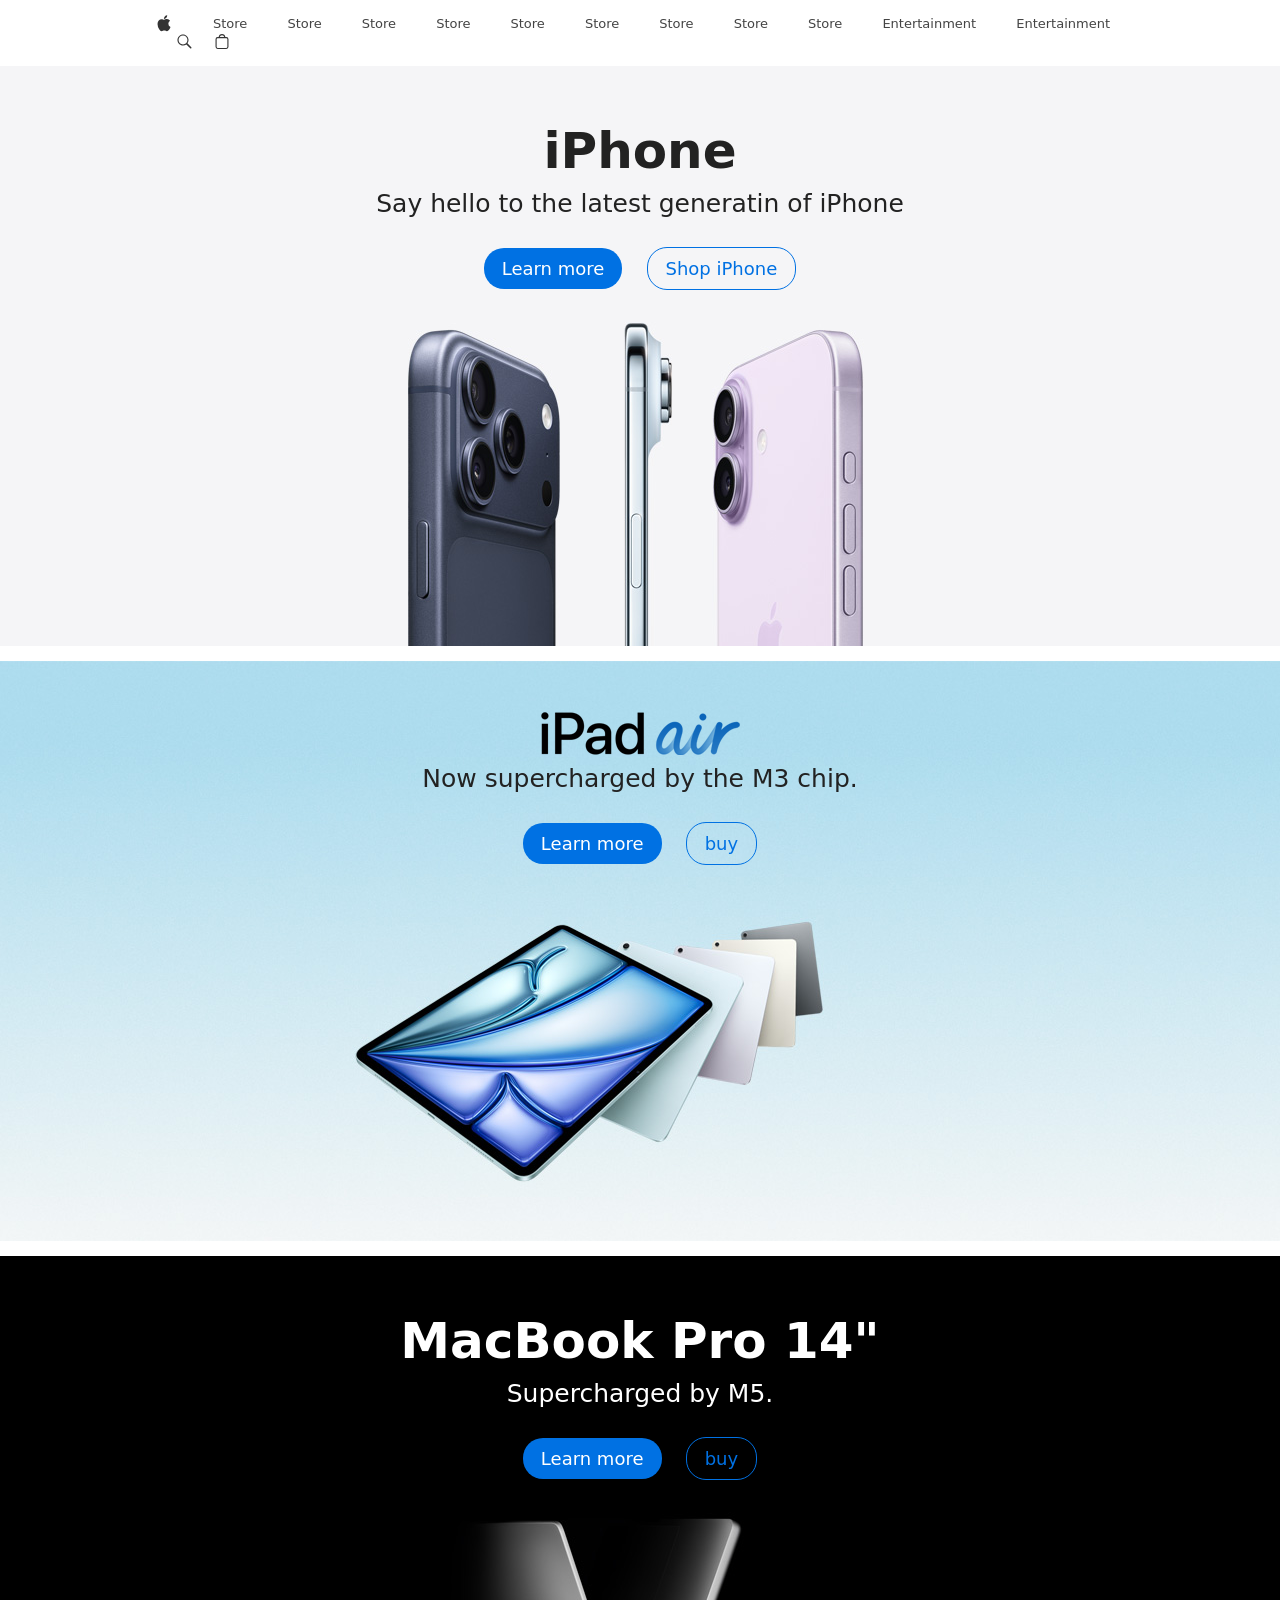
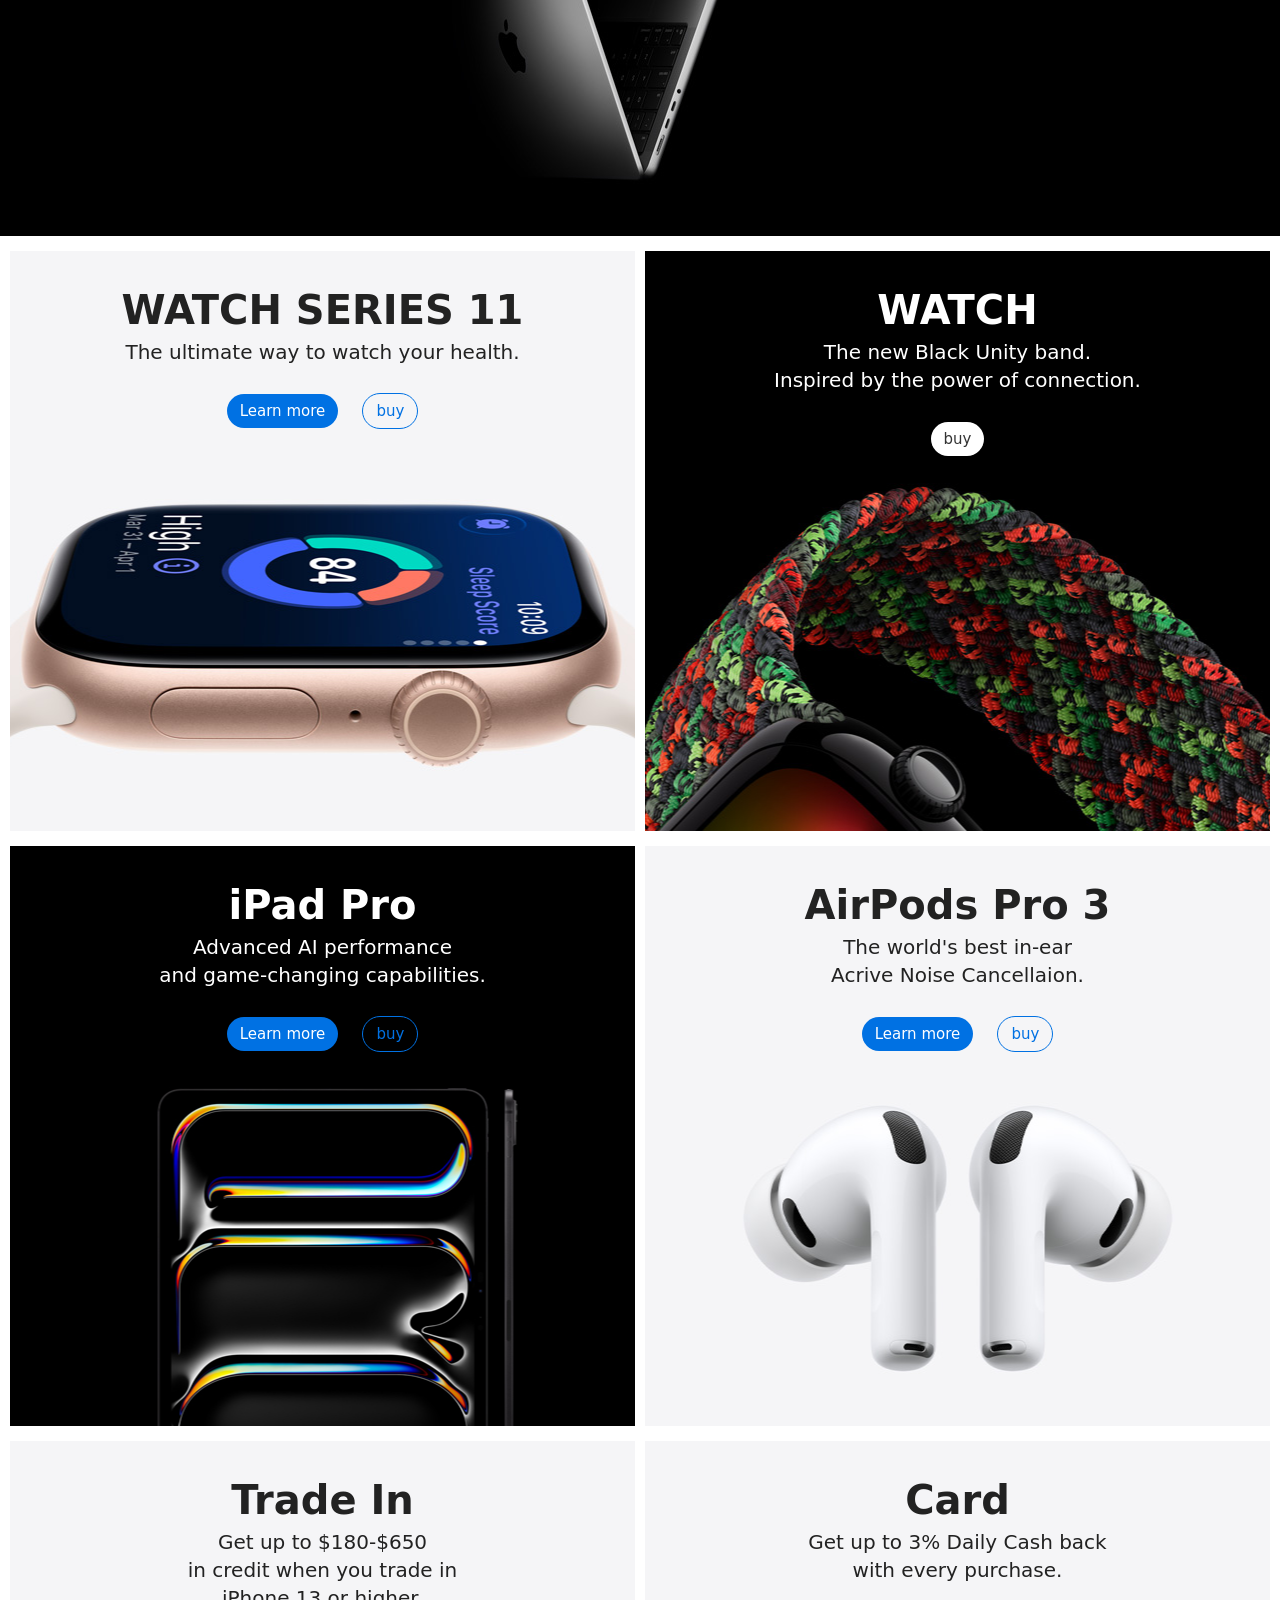
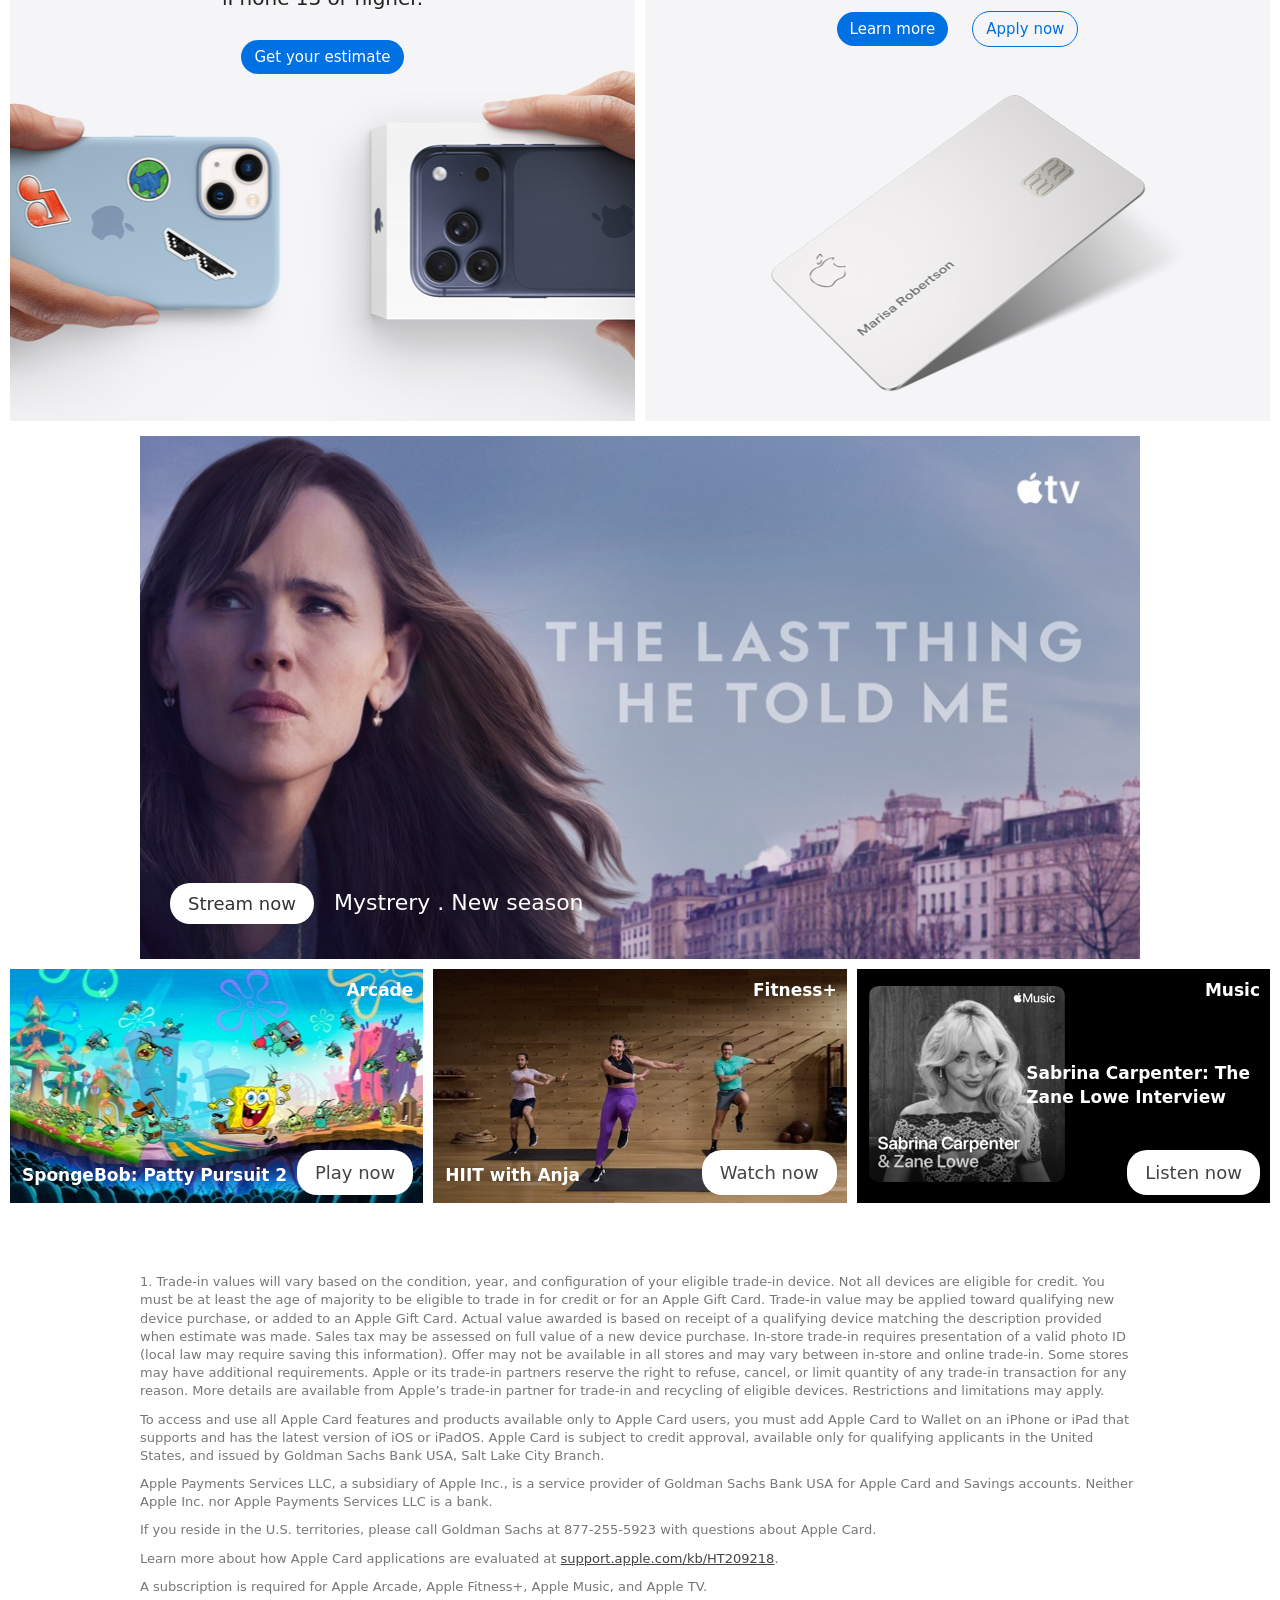
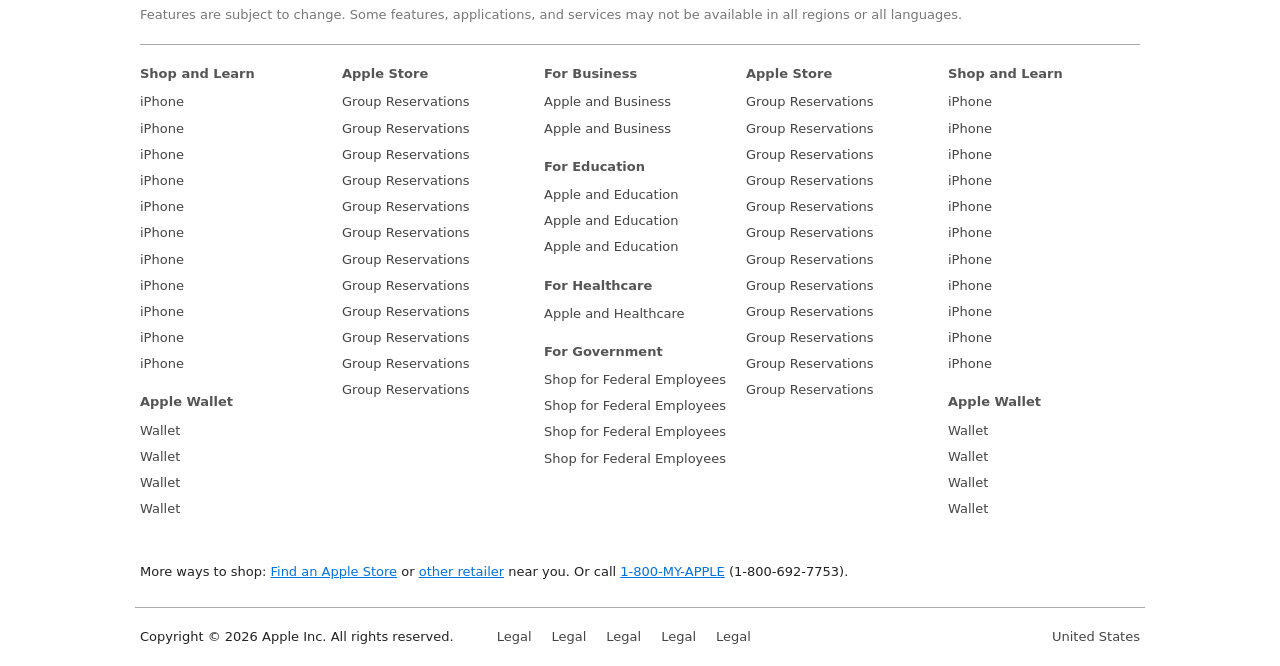
<file: apple project/index.html>
<!DOCTYPE html>
<html lang="en">
<head>
    <meta charset="UTF-8">
    <meta name="viewport" content="width=device-width, initial-scale=1.0">
    <link rel="stylesheet" href="css/style.css">
    <title>Sample</title>
</head>
<body>
    <div class="container">
        <div class="row">
            <div class="col-100">
                <header class="header float-left">
                    <a href="#"><img class="float-left" src="images/logo.png" alt="logo"></a>
                    <ul class="float-left">
                        <li class="float-left"><a href="#">Store</a></li>
                        <li class="float-left"><a href="#">Store</a></li>
                        <li class="float-left"><a href="#">Store</a></li>
                        <li class="float-left"><a href="#">Store</a></li>
                        <li class="float-left"><a href="#">Store</a></li>
                        <li class="float-left"><a href="#">Store</a></li>
                        <li class="float-left"><a href="#">Store</a></li>
                        <li class="float-left"><a href="#">Store</a></li>
                        <li class="float-left"><a href="#">Store</a></li>
                        <li class="float-left"><a href="#">Entertainment</a></li>
                        <li class="float-left"><a href="#">Entertainment</a></li>
                    </ul>
                    <a href="#"><img class="float-left m-l-20" src="images/search-icon.png" alt="search"></a>
                    <a href="#"><img class="float-left m-l-20" src="images/bag-icon.png" alt="bag"></a>
                </header>
            </div>
        </div>
    </div>
    <div class="banner iphone-bg float-left">
        <div class="container">
            <div class="row">
                <div class="col-100">
                    <div class="banner-content">
                        <h3>iPhone</h3>
                        <p>Say hello to the latest generatin of iPhone</p>
                        <a class="button-blue" href="#">Learn more</a>
                        <a class="button-hollow m-l-20" href="#">Shop iPhone</a>
                    </div>
                </div>
            </div>
        </div>
    </div>
    <div class="banner ipad-bg float-left">
        <div class="container">
            <div class="row">
                <div class="col-100">
                    <div class="banner-content">
                        <img src="images/ipad-air-logo.png" alt="ipad">
                        <p>Now supercharged by the M3 chip.</p>
                        <a class="button-blue" href="#">Learn more</a>
                        <a class="button-hollow m-l-20" href="#">buy</a>
                    </div>
                </div>
            </div>
        </div>
    </div>
    <div class="banner macbook-bg float-left">
        <div class="container">
            <div class="row">
                <div class="col-100">
                    <div class="banner-content">
                        <h3 class="white">MacBook Pro 14"</h3>
                        <p class="white">Supercharged by M5.</p>
                        <a class="button-blue" href="#">Learn more</a>
                        <a class="button-hollow m-l-20" href="#">buy</a>
                    </div>
                </div>
            </div>
        </div>
    </div>
    <div class="row">
        <div class="col-50">
            <div class="banner float-left watch-bg no-pd">
                <div class="card-content">
                    <h4>WATCH SERIES 11</h4>
                    <P>The ultimate way to watch your health.</P>
                    <a class="button-blue" href="#">Learn more</a>
                    <a class="button-hollow m-l-20" href="#">buy</a>
                </div>
            </div>
        </div>
        <div class="col-50">
            <div class="banner float-left band-bg no-pd">
                <div class="card-content">
                    <h4 class="white">WATCH</h4>
                    <P class="white">The new Black Unity band.<br>Inspired by the power of connection.</P>
                    <a class="button-white" href="#">buy</a>
                </div>
            </div>
        </div>
    </div>
    <div class="row">
        <div class="col-50">
            <div class="banner float-left ipadpro-bg no-pd">
                <div class="card-content">
                    <h4 class="white">iPad Pro</h4>
                    <P class="white">Advanced AI performance<br>and game-changing capabilities.</P>
                    <a class="button-blue" href="#">Learn more</a>
                    <a class="button-hollow m-l-20" href="#">buy</a>
                </div>
            </div>
        </div>
        <div class="col-50">
            <div class="banner float-left airpods-bg no-pd">
                <div class="card-content">
                    <h4>AirPods Pro 3</h4>
                    <P>The world's best in-ear<br>Acrive Noise Cancellaion.</P>
                    <a class="button-blue" href="#">Learn more</a>
                    <a class="button-hollow m-l-20" href="#">buy</a>
                </div>
            </div>
        </div>
    </div>
    <div class="row">
        <div class="col-50">
            <div class="banner float-left trade-bg no-pd">
                <div class="card-content">
                    <h4>Trade In</h4>
                    <P>Get up to $180-$650<br>in credit when you trade in<br>iPhone 13 or higher.</P>
                    <a class="button-blue" href="#">Get your estimate</a>
                </div>
            </div>
        </div>
        <div class="col-50">
            <div class="banner float-left card-bg no-pd">
                <div class="card-content">
                    <h4>Card</h4>
                    <P>Get up to 3% Daily Cash back<br>with every purchase.</P>
                    <a class="button-blue" href="#">Learn more</a>
                    <a class="button-hollow m-l-20" href="#">Apply now</a>
                </div>
            </div>
        </div>
    </div>
    <div class="container">
        <div class="row">
            <div class="col-100">
                <div class="slider float-left">
                    <div class="slider-footer">
                        <a class="button-white" href="#">Stream now</a><span class="white m-l-20 f-size-22">Mystrery . New season</span>
                    </div>
                </div>
            </div>
        </div>
    </div>
    <div class="row">
        <div class="col-33">
            <div class="slidercard float-left slidercard1-bg">
                <div class="tag white f-size-17 f-weight-600">Arcade</div>
                <div class="button-slider button-white"><a href="#">Play now</a></div>
                <div class="desc-slider white f-size-17 f-weight-600">SpongeBob: Patty Pursuit 2</div>
            </div>
        </div>
        <div class="col-33">
            <div class="slidercard float-left slidercard2-bg">
                <div class="tag white f-size-17 f-weight-600">Fitness+</div>
                <div class="button-slider button-white"><a href="#">Watch now</a></div>
                <div class="desc-slider white f-size-17 f-weight-600">HIIT with Anja</div>
            </div>
        </div>
        <div class="col-33">
            <div class="slidercard float-left slidercard3-bg">
                <div class="music-pic"><img class="radius-5" src="images/slidercard3.jpg" alt="music picture"></div>
                <div class="tag white f-size-17 f-weight-600">Music</div>
                <div class="button-slider button-white"><a href="#">Listen now</a></div>
                <div class="desc-music white f-size-17 f-weight-600">Sabrina Carpenter: The<br>Zane Lowe Interview</div>
                
            </div>
        </div>
    </div>
    <div class="container">
        <div class="row">
            <div class="col-100">
                <div class="text">
                    <p>1. Trade‑in values will vary based on the condition, year, and configuration of your eligible trade‑in device. Not all devices are eligible for credit. You must be at least the age of majority to be eligible to trade in for credit or for an Apple Gift Card. Trade‑in value may be applied toward qualifying new device purchase, or added to an Apple Gift Card. Actual value awarded is based on receipt of a qualifying device matching the description provided when estimate was made. Sales tax may be assessed on full value of a new device purchase. In‑store trade‑in requires presentation of a valid photo ID (local law may require saving this information). Offer may not be available in all stores and may vary between in‑store and online trade‑in. Some stores may have additional requirements. Apple or its trade‑in partners reserve the right to refuse, cancel, or limit quantity of any trade‑in transaction for any reason. More details are available from Apple’s trade-in partner for trade‑in and recycling of eligible devices. Restrictions and limitations may apply.</p>
                    <p>To access and use all Apple Card features and products available only to Apple Card users, you must add Apple Card to Wallet on an iPhone or iPad that supports and has the latest version of iOS or iPadOS. Apple Card is subject to credit approval, available only for qualifying applicants in the United States, and issued by Goldman Sachs Bank USA, Salt Lake City Branch.</p>
                    <p>Apple Payments Services LLC, a subsidiary of Apple Inc., is a service provider of Goldman Sachs Bank USA for Apple Card and Savings accounts. Neither Apple Inc. nor Apple Payments Services LLC is a bank.</p>
                    <p>If you reside in the U.S. territories, please call Goldman Sachs at 877-255-5923 with questions about Apple Card.</p>
                    <p>Learn more about how Apple Card applications are evaluated at <a href="#">support.apple.com/kb/HT209218</a>.</p>
                    <p>A subscription is required for Apple Arcade, Apple Fitness+, Apple Music, and Apple TV.</p>
                    <p>Features are subject to change. Some features, applications, and services may not be available in all regions or all languages.</p>
                </div>
            </div>
        </div>
    </div>
    <div class="container">
        <div class="row">
            <div class="col-20">
                <div class="links">
                    <h6>Shop and Learn</h6>
                    <ul>
                        <li><a href="#">iPhone</a></li>
                        <li><a href="#">iPhone</a></li>
                        <li><a href="#">iPhone</a></li>
                        <li><a href="#">iPhone</a></li>
                        <li><a href="#">iPhone</a></li>
                        <li><a href="#">iPhone</a></li>
                        <li><a href="#">iPhone</a></li>
                        <li><a href="#">iPhone</a></li>
                        <li><a href="#">iPhone</a></li>
                        <li><a href="#">iPhone</a></li>
                        <li><a href="#">iPhone</a></li>
                    </ul>
                    <h6>Apple Wallet</h6>
                    <ul>
                        <li><a href="#">Wallet</a></li>
                        <li><a href="#">Wallet</a></li>
                        <li><a href="#">Wallet</a></li>
                        <li><a href="#">Wallet</a></li>
                    </ul>
                </div>
            </div>
            <div class="col-20">
                <div class="links">
                    <h6>Apple Store</h6>
                    <ul>
                        <li><a href="#">Group Reservations</a></li>
                        <li><a href="#">Group Reservations</a></li>
                        <li><a href="#">Group Reservations</a></li>
                        <li><a href="#">Group Reservations</a></li>
                        <li><a href="#">Group Reservations</a></li>
                        <li><a href="#">Group Reservations</a></li>
                        <li><a href="#">Group Reservations</a></li>
                        <li><a href="#">Group Reservations</a></li>
                        <li><a href="#">Group Reservations</a></li>
                        <li><a href="#">Group Reservations</a></li>
                        <li><a href="#">Group Reservations</a></li>
                        <li><a href="#">Group Reservations</a></li>
                    </ul>
                </div>
            </div>
            <div class="col-20">
                <div class="links">
                    <h6>For Business</h6>
                    <ul>
                        <li><a href="#">Apple and Business</a></li>
                        <li><a href="#">Apple and Business</a></li>
                    </ul>
                    <h6>For Education</h6>
                    <ul>
                        <li><a href="#">Apple and Education</a></li>
                        <li><a href="#">Apple and Education</a></li>
                        <li><a href="#">Apple and Education</a></li>
                    </ul>
                    <h6>For Healthcare</h6>
                    <ul>
                        <li><a href="#">Apple and Healthcare</a></li>
                    </ul>
                    <h6>For Government</h6>
                    <ul>
                        <li><a href="#">Shop for Federal Employees</a></li>
                        <li><a href="#">Shop for Federal Employees</a></li>
                        <li><a href="#">Shop for Federal Employees</a></li>
                        <li><a href="#">Shop for Federal Employees</a></li>
                    </ul>
                </div>
            </div>
            <div class="col-20">
                <div class="links">
                    <h6>Apple Store</h6>
                    <ul>
                        <li><a href="#">Group Reservations</a></li>
                        <li><a href="#">Group Reservations</a></li>
                        <li><a href="#">Group Reservations</a></li>
                        <li><a href="#">Group Reservations</a></li>
                        <li><a href="#">Group Reservations</a></li>
                        <li><a href="#">Group Reservations</a></li>
                        <li><a href="#">Group Reservations</a></li>
                        <li><a href="#">Group Reservations</a></li>
                        <li><a href="#">Group Reservations</a></li>
                        <li><a href="#">Group Reservations</a></li>
                        <li><a href="#">Group Reservations</a></li>
                        <li><a href="#">Group Reservations</a></li>
                    </ul>
                </div>
            </div>
            <div class="col-20">
                <div class="links">
                    <h6>Shop and Learn</h6>
                    <ul>
                        <li><a href="#">iPhone</a></li>
                        <li><a href="#">iPhone</a></li>
                        <li><a href="#">iPhone</a></li>
                        <li><a href="#">iPhone</a></li>
                        <li><a href="#">iPhone</a></li>
                        <li><a href="#">iPhone</a></li>
                        <li><a href="#">iPhone</a></li>
                        <li><a href="#">iPhone</a></li>
                        <li><a href="#">iPhone</a></li>
                        <li><a href="#">iPhone</a></li>
                        <li><a href="#">iPhone</a></li>
                    </ul>
                    <h6>Apple Wallet</h6>
                    <ul>
                        <li><a href="#">Wallet</a></li>
                        <li><a href="#">Wallet</a></li>
                        <li><a href="#">Wallet</a></li>
                        <li><a href="#">Wallet</a></li>
                    </ul>
                </div>
            </div>
        </div>
        <div class="row">
            <div class="col-100">
                <div class="bottom-desc1">
                    <p>More ways to shop: <a href="#">Find an Apple Store</a> or <a href="#">other retailer</a> near you. Or call <a href="#">1-800-MY-APPLE</a> (1-800-692-7753).</p>
                </div>
            </div>
        </div>
        <div class="row">
            <div class="col-33 border-top">
                <div class="bottom-desc2">
                    <p>Copyright © 2026 Apple Inc. All rights reserved.</p>
                </div>
            </div>
            <div class="col-33 border-top">
                <div class="bottom-desc2">
                    <ul class="text-center">
                        <li class="float-left m-l-20 m-r-10 "><a href="#">Legal</a></li>
                        <li class="float-left m-l-10 m-r-10 "><a href="#">Legal</a></li>
                        <li class="float-left m-l-10 m-r-10 "><a href="#">Legal</a></li>
                        <li class="float-left m-l-10 m-r-10 "><a href="#">Legal</a></li>
                        <li class="float-left m-l-10"><a href="#">Legal</a></li>
                    </ul>
                </div>
            </div>
            <div class="col-33 border-top">
                <div class="bottom-desc2">
                    <a class="float-right" href="#">United States</a>
                </div>
            </div>
        </div>
    </div>
</body>
</html>
</file>
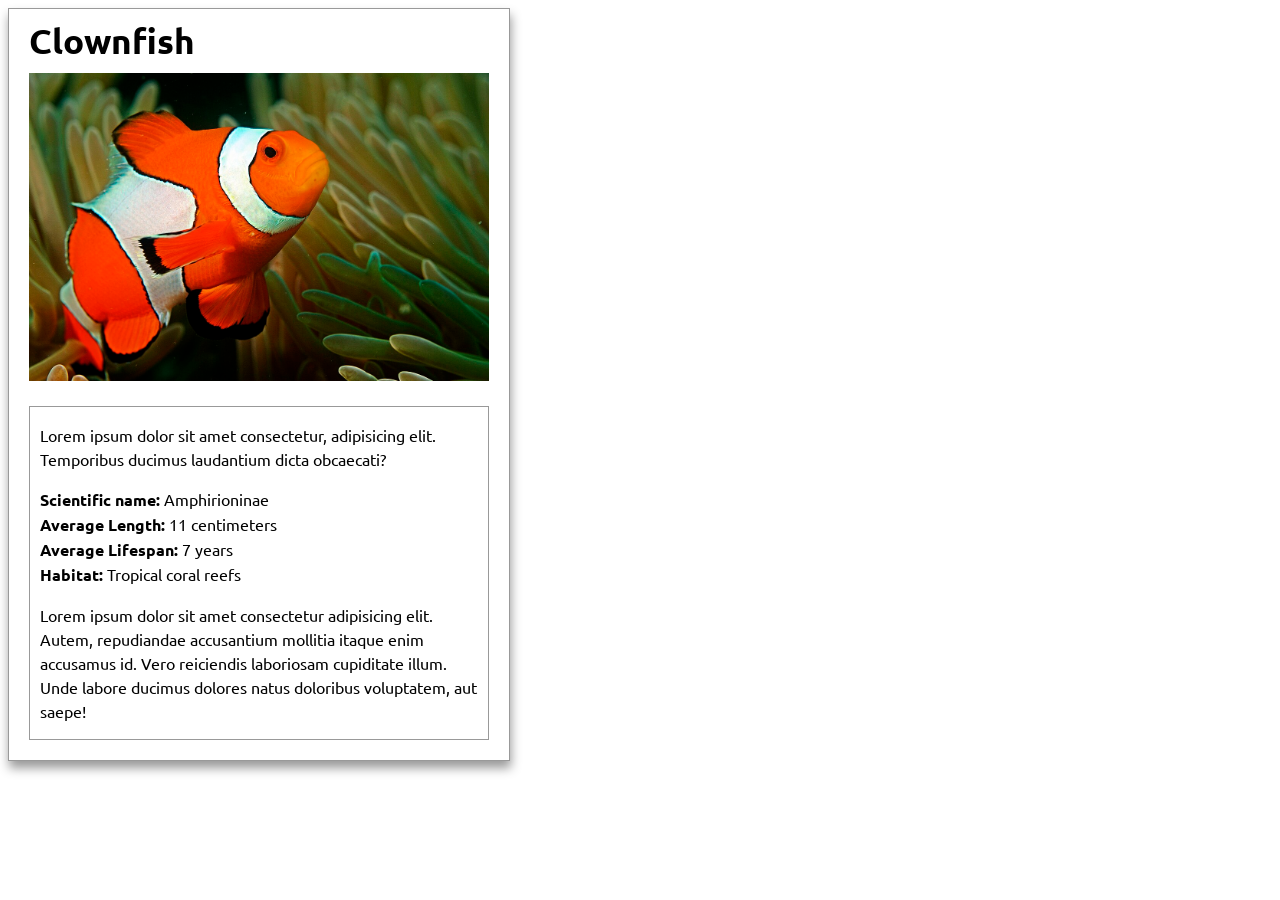
<file: card sample html css/index.html>
<!DOCTYPE html>
<html>
    <head>
        <title>css intro</title>
        <link rel="stylesheet" href="style.css">
        <link rel="preconnect" href="https://fonts.googleapis.com">
        <link rel="preconnect" href="https://fonts.gstatic.com" crossorigin>
        <link href="https://fonts.googleapis.com/css2?family=Ubuntu:ital,wght@0,300;0,400;0,500;0,700;1,300;1,400;1,500;1,700&display=swap" rel="stylesheet">
    </head>
    <body>
        <div class="card">
            <h1>Clownfish</h1>
            <div class="picbox">
                <img src="images/Clown_fish_in_the_Andaman_Coral_Reef.jpg" alt="clownfish picture" class="pic">
            </div>
            <div class="content">
                <p>Lorem ipsum dolor sit amet consectetur, adipisicing elit. Temporibus ducimus laudantium dicta obcaecati?</p>
                <span class="text-bold">Scientific name:</span> Amphirioninae <br>
                <span class="text-bold">Average Length:</span> 11 centimeters <br>
                <span class="text-bold">Average Lifespan:</span> 7 years <br>
                <span class="text-bold">Habitat:</span> Tropical coral reefs <br>
                <p>Lorem ipsum dolor sit amet consectetur adipisicing elit. Autem, repudiandae accusantium mollitia itaque enim accusamus id. Vero reiciendis laboriosam cupiditate illum. Unde labore ducimus dolores natus doloribus voluptatem, aut saepe!</p>
            </div>
        </div>
    </body>
</html>
</file>
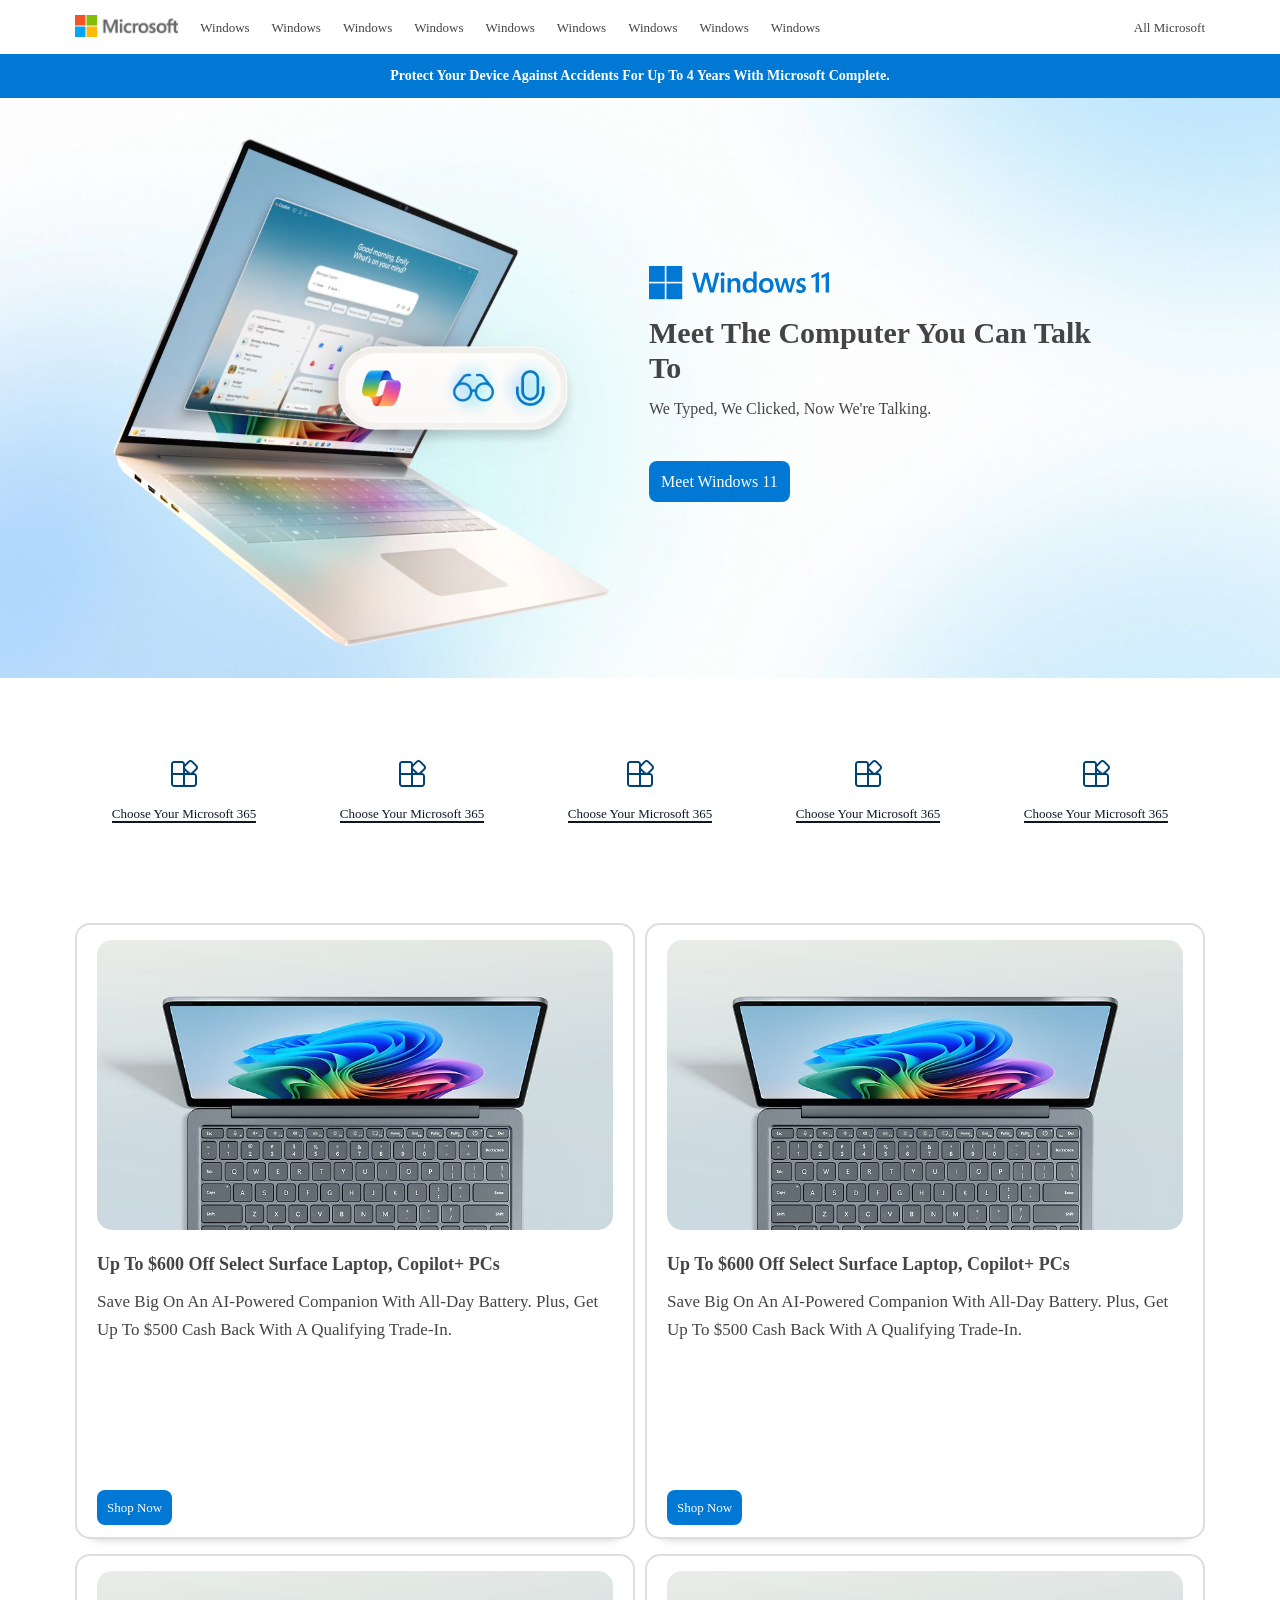
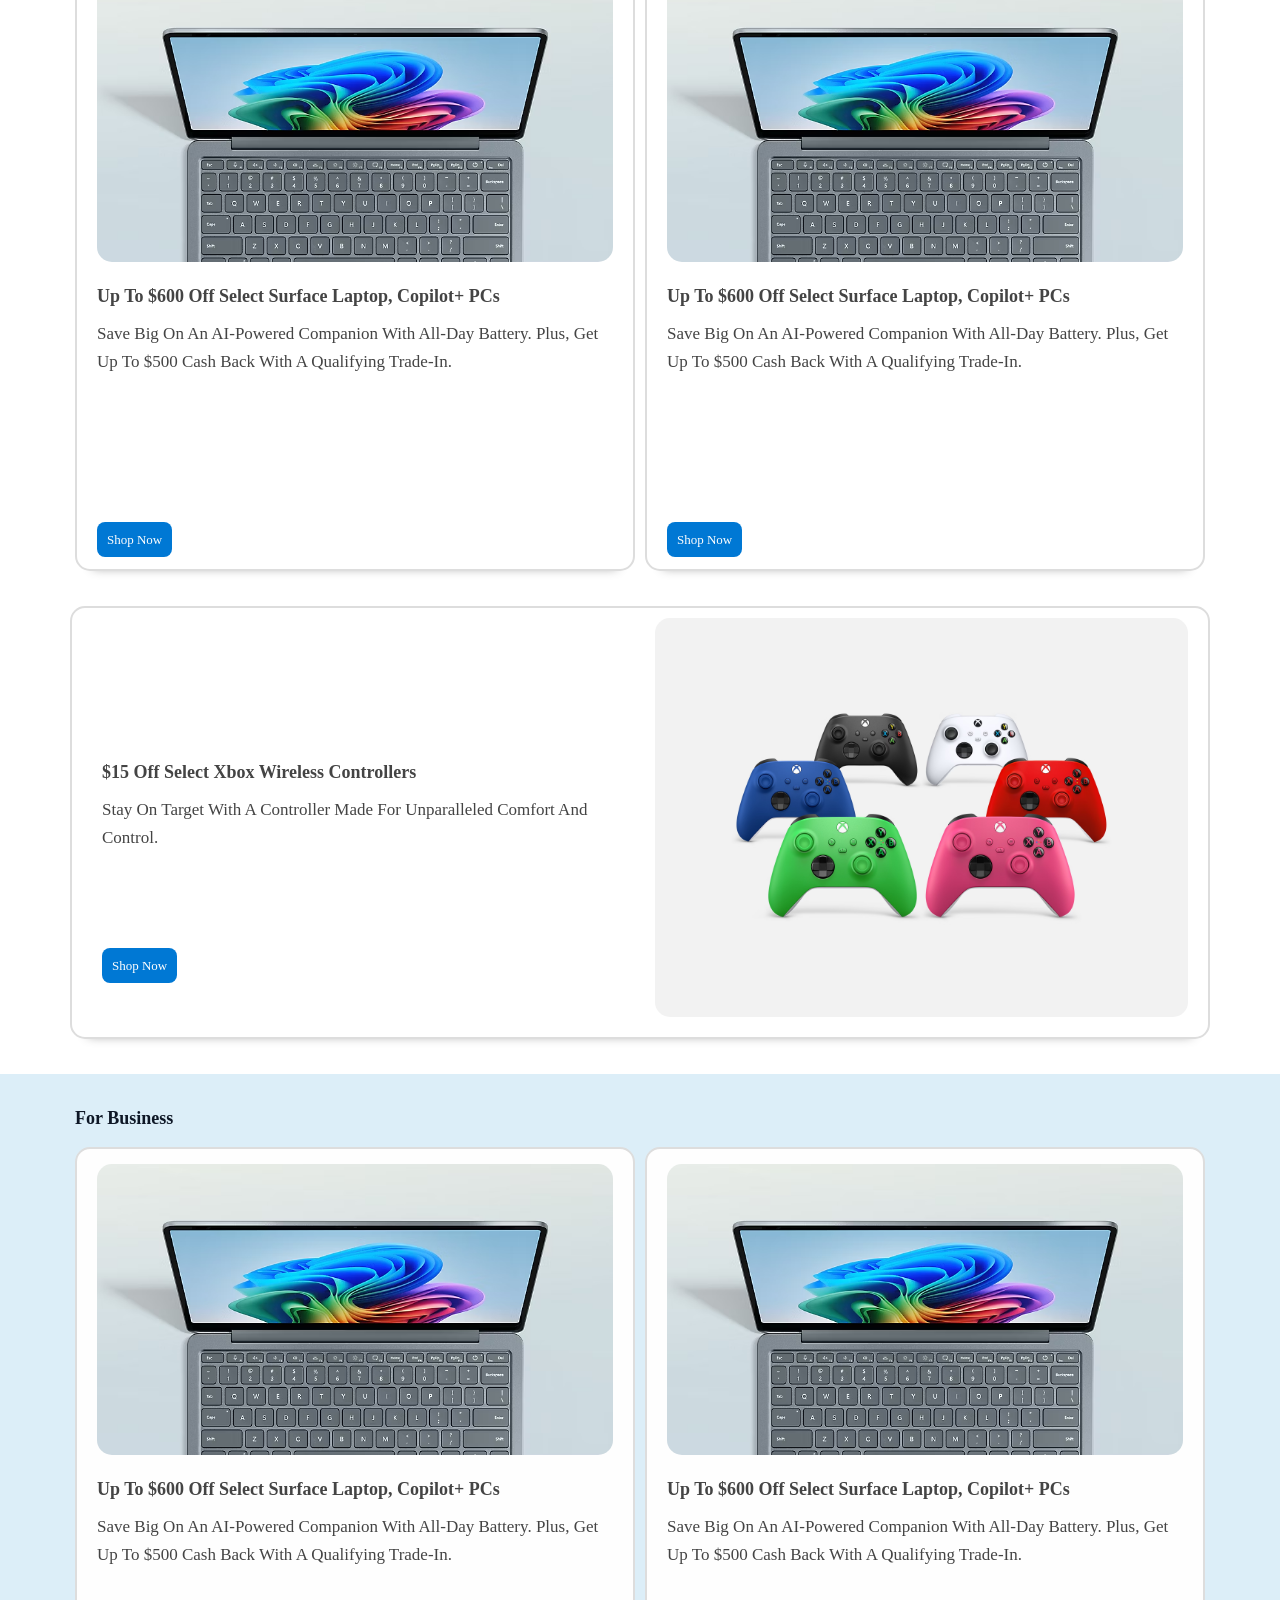
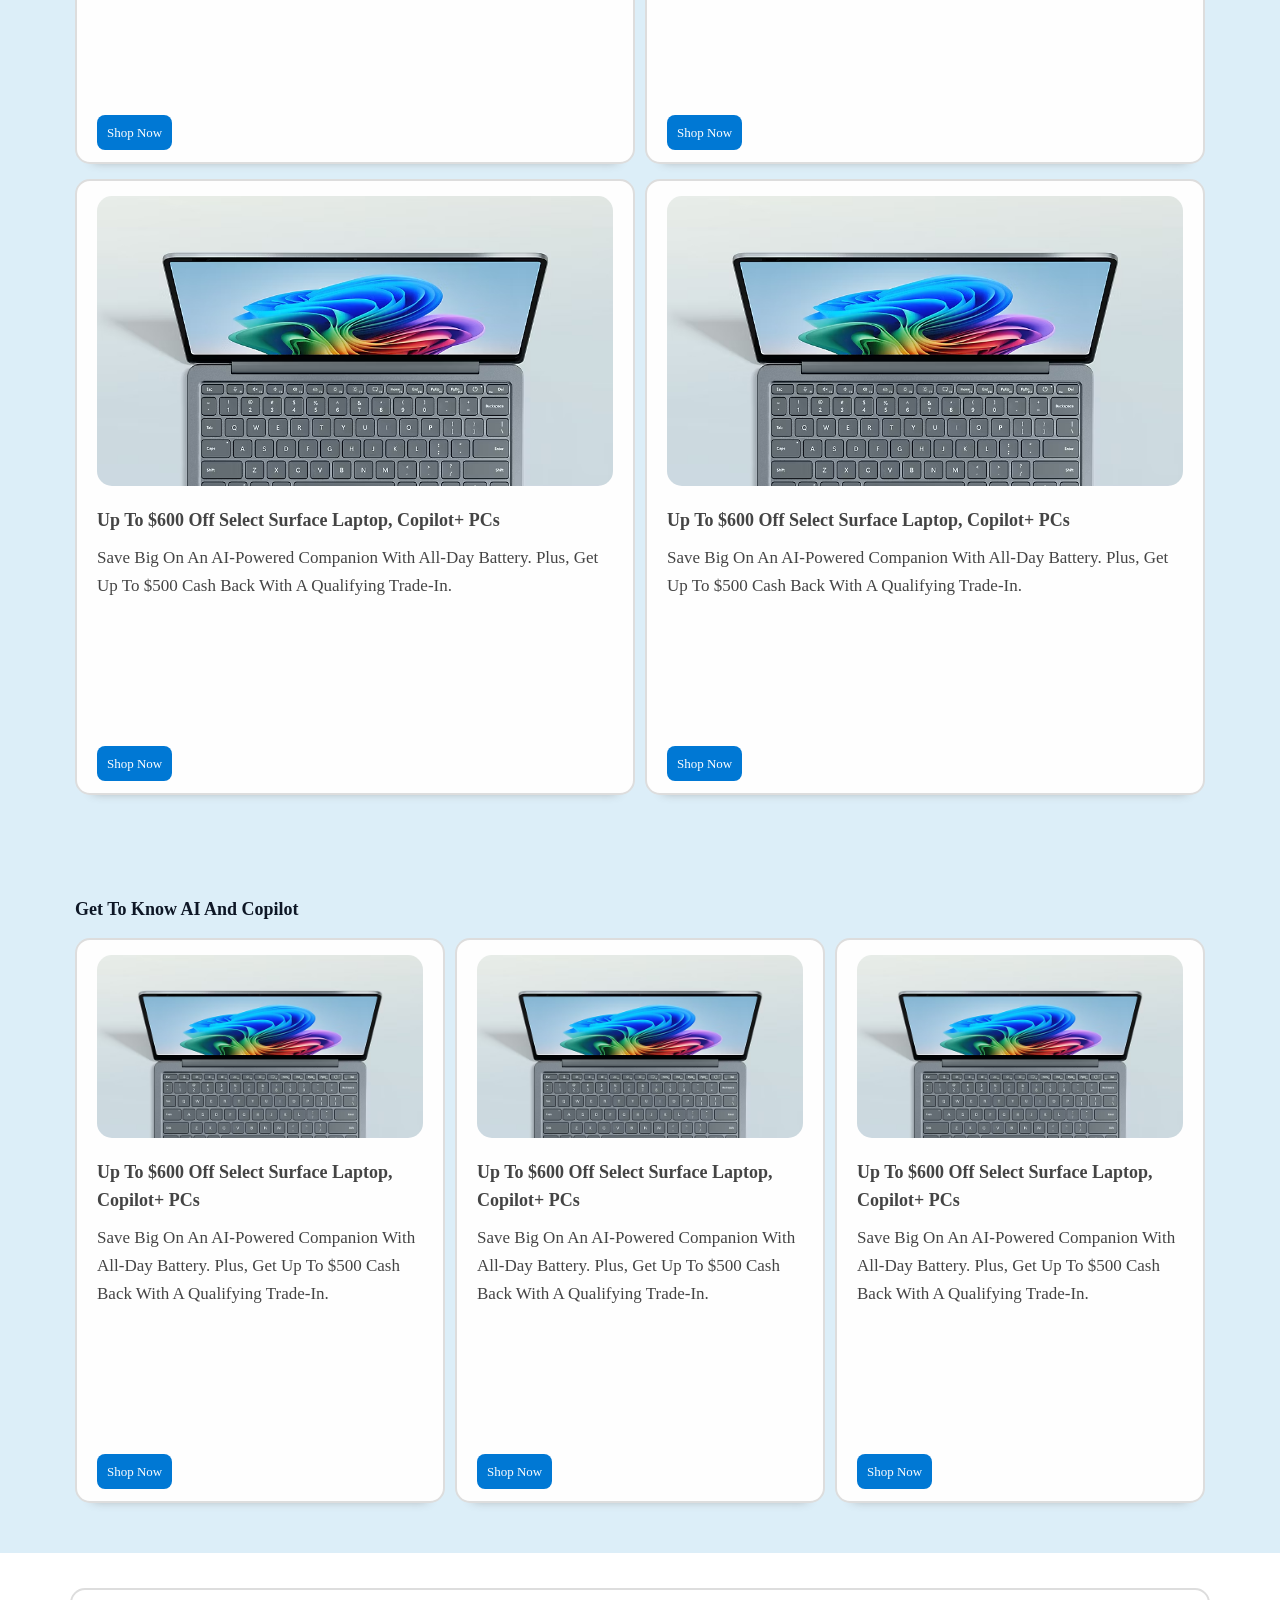
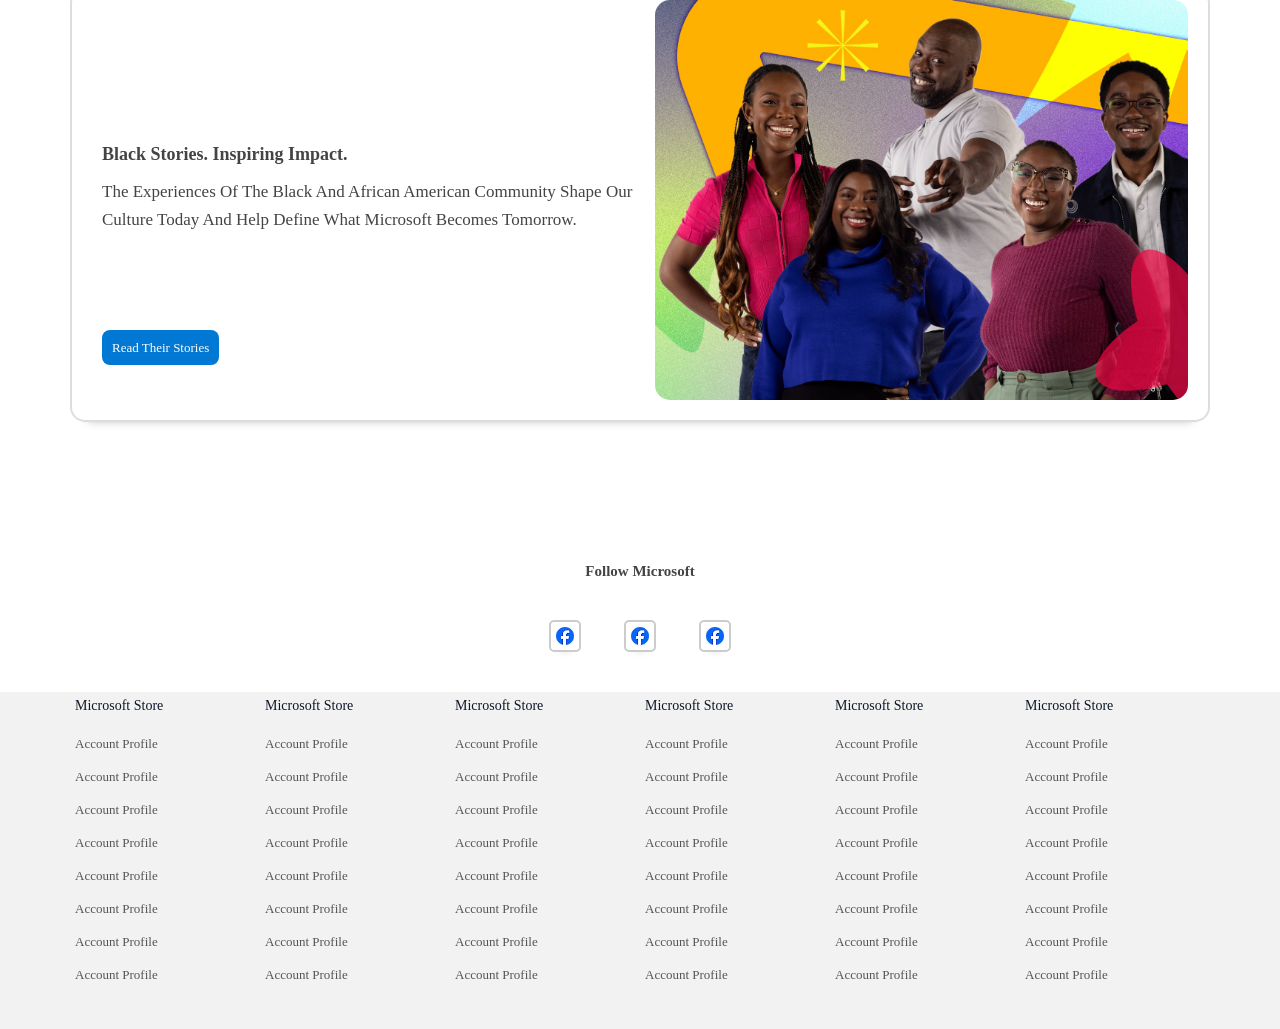
<file: microsoft page/index.html>
<!DOCTYPE html>
<html lang="en">
<head>
    <meta charset="UTF-8">
    <meta name="viewport" content="width=device-width, initial-scale=1.0">
    <link rel="stylesheet" href="css/style.css">
    <title>Sample</title>
</head>
<body>
    <div class="container">
        <div class="row header">
            <div class="col-75">
                <div class="header-left">
                        <img src="images/logo.png" alt="logo">
                    <ul>
                        <li><a href="#">Windows</a></li>
                        <li><a href="#">Windows</a></li>
                        <li><a href="#">Windows</a></li>
                        <li><a href="#">Windows</a></li>
                        <li><a href="#">Windows</a></li>
                        <li><a href="#">Windows</a></li>
                        <li><a href="#">Windows</a></li>
                        <li><a href="#">Windows</a></li>
                        <li><a href="#">Windows</a></li>
                    </ul>
                </div>
            </div>
            <div class="col-25">
                <div class="header-right">
                    <ul>
                        <li><a href="#">All Microsoft</a></li>
                    </ul>
                </div>
            </div>
        </div>
    </div>
    <div class="notif">
        <div class="container">
            <div class="row">
                <div class="col-100">
                    <h4><a href="#">Protect your device against accidents for up to 4 years with Microsoft Complete.</a></h4>
                </div>
            </div>
        </div>
    </div>
    <div class="slider">
        <div class="container">
            <div class="row">
                <div class="col-40 float-right">
                    <div class="desc-slider">
                        <img src="images/Heading-Block-Logo-Windows-11-Blue-1.svg" alt="desc-logo">
                        <h2>Meet the computer you can talk to</h2>
                        <p>We typed, we clicked, now we're talking.</p>
                        <a href="#">Meet windows 11</a>
                    </div>
                </div>
            </div>
        </div>
    </div>
    <div class="container">
        <div class="row">
            <div class="col-20">
                <div class="card-box">
                    <img src="images/Quick-Links-MSCOM-Apps.svg" alt="card">
                    <p><a href="#">Choose your Microsoft 365</a></p>
                </div>
            </div>
            <div class="col-20">
                <div class="card-box">
                    <img src="images/Quick-Links-MSCOM-Apps.svg" alt="card">
                    <p><a href="#">Choose your Microsoft 365</a></p>
                </div>
            </div>
            <div class="col-20">
                <div class="card-box">
                    <img src="images/Quick-Links-MSCOM-Apps.svg" alt="card">
                    <p><a href="#">Choose your Microsoft 365</a></p>
                </div>
            </div>
            <div class="col-20">
                <div class="card-box">
                    <img src="images/Quick-Links-MSCOM-Apps.svg" alt="card">
                    <p><a href="#">Choose your Microsoft 365</a></p>
                </div>
            </div>
            <div class="col-20">
                <div class="card-box">
                    <img src="images/Quick-Links-MSCOM-Apps.svg" alt="card">
                    <p><a href="#">Choose your Microsoft 365</a></p>
                </div>
            </div>
        </div>
    </div>
    <div class="container">
        <div class="row">
            <div class="col-50">
                <div class="card">
                    <div class="row">
                        <div class="col-100">
                            <img src="images/Content-Card-Surface-Laptop-13-Copilot-PC-Ocean-Top-down.avif" alt="card image">
                        </div>
                    </div>
                    <div class="row">
                        <div class="col-100">
                            <h4>Up to $600 off select Surface Laptop, Copilot+ PCs</h4>
                            <p>Save big on an AI-powered companion with all-day battery. Plus, get up to $500 cash back with a qualifying trade-in.</p>
                            <a href="#">Shop now</a>
                        </div>
                    </div>
                </div>
            </div>
            <div class="col-50">
                <div class="card">
                    <div class="row">
                        <div class="col-100">
                            <img src="images/Content-Card-Surface-Laptop-13-Copilot-PC-Ocean-Top-down.avif" alt="card image">
                        </div>
                    </div>
                    <div class="row">
                        <div class="col-100">
                            <h4>Up to $600 off select Surface Laptop, Copilot+ PCs</h4>
                            <p>Save big on an AI-powered companion with all-day battery. Plus, get up to $500 cash back with a qualifying trade-in.</p>
                            <a href="#">Shop now</a>
                        </div>
                    </div>
                </div>
            </div>
        </div>
    </div>
    <div class="container">
        <div class="row">
            <div class="col-50">
                <div class="card">
                    <div class="row">
                        <div class="col-100">
                            <img src="images/Content-Card-Surface-Laptop-13-Copilot-PC-Ocean-Top-down.avif" alt="card image">
                        </div>
                    </div>
                    <div class="row">
                        <div class="col-100">
                            <h4>Up to $600 off select Surface Laptop, Copilot+ PCs</h4>
                            <p>Save big on an AI-powered companion with all-day battery. Plus, get up to $500 cash back with a qualifying trade-in.</p>
                            <a href="#">Shop now</a>
                        </div>
                    </div>
                </div>
            </div>
            <div class="col-50">
                <div class="card">
                    <div class="row">
                        <div class="col-100">
                            <img src="images/Content-Card-Surface-Laptop-13-Copilot-PC-Ocean-Top-down.avif" alt="card image">
                        </div>
                    </div>
                    <div class="row">
                        <div class="col-100">
                            <h4>Up to $600 off select Surface Laptop, Copilot+ PCs</h4>
                            <p>Save big on an AI-powered companion with all-day battery. Plus, get up to $500 cash back with a qualifying trade-in.</p>
                            <a href="#">Shop now</a>
                        </div>
                    </div>
                </div>
            </div>
        </div>
    </div>
    <div class="container">
        <div class="row">
            <div class="banner">
                <div class="col-50">
                    <div class="banner-content">
                        <h5>$15 off select Xbox Wireless Controllers</h5>
                        <p>Stay on target with a controller made for unparalleled comfort and control.</p>
                        <a href="#">Shop now</a>
                    </div>
                </div>
                <div class="col-50">
                    <div class="banner-image">
                        <img src="images/Card-Horizontal-Xbox-Controllers-Base-Colors.avif" alt="xbox">
                    </div>    
                </div>
            </div>      
        </div>
    </div>
    <div class="blubg">
        <div class="container">
            <div class="row">
                <div class="col-100">
                    <div class="bluheading">
                        <h6>For business</h6>
                    </div>
                </div>
            </div>
            <div class="row">
                <div class="col-50">
                <div class="blucard">
                    <div class="row">
                        <div class="col-100">
                            <img src="images/Content-Card-Surface-Laptop-13-Copilot-PC-Ocean-Top-down.avif" alt="card image">
                        </div>
                    </div>
                    <div class="row">
                        <div class="col-100">
                            <h4>Up to $600 off select Surface Laptop, Copilot+ PCs</h4>
                            <p>Save big on an AI-powered companion with all-day battery. Plus, get up to $500 cash back with a qualifying trade-in.</p>
                            <a href="#">Shop now</a>
                        </div>
                    </div>
                </div>
            </div>
            <div class="col-50">
                <div class="blucard">
                    <div class="row">
                        <div class="col-100">
                            <img src="images/Content-Card-Surface-Laptop-13-Copilot-PC-Ocean-Top-down.avif" alt="card image">
                        </div>
                    </div>
                    <div class="row">
                        <div class="col-100">
                            <h4>Up to $600 off select Surface Laptop, Copilot+ PCs</h4>
                            <p>Save big on an AI-powered companion with all-day battery. Plus, get up to $500 cash back with a qualifying trade-in.</p>
                            <a href="#">Shop now</a>
                        </div>
                    </div>
                </div>
            </div>
            </div>
            <div class="row">
                <div class="col-50">
                <div class="blucard">
                    <div class="row">
                        <div class="col-100">
                            <img src="images/Content-Card-Surface-Laptop-13-Copilot-PC-Ocean-Top-down.avif" alt="card image">
                        </div>
                    </div>
                    <div class="row">
                        <div class="col-100">
                            <h4>Up to $600 off select Surface Laptop, Copilot+ PCs</h4>
                            <p>Save big on an AI-powered companion with all-day battery. Plus, get up to $500 cash back with a qualifying trade-in.</p>
                            <a href="#">Shop now</a>
                        </div>
                    </div>
                </div>
            </div>
            <div class="col-50">
                <div class="blucard">
                    <div class="row">
                        <div class="col-100">
                            <img src="images/Content-Card-Surface-Laptop-13-Copilot-PC-Ocean-Top-down.avif" alt="card image">
                        </div>
                    </div>
                    <div class="row">
                        <div class="col-100">
                            <h4>Up to $600 off select Surface Laptop, Copilot+ PCs</h4>
                            <p>Save big on an AI-powered companion with all-day battery. Plus, get up to $500 cash back with a qualifying trade-in.</p>
                            <a href="#">Shop now</a>
                        </div>
                    </div>
                </div>
            </div>
            </div>
            <div class="row">
                <div class="col-100">
                    <div class="blufoot">
                        <h6>Get to know AI and Copilot</h6>
                    </div>
                </div>
            </div>
            <div class="row">
                <div class="col-33">
                    <div class="box">
                    <div class="row">
                        <div class="col-100">
                            <img src="images/Content-Card-Surface-Laptop-13-Copilot-PC-Ocean-Top-down.avif" alt="card image">
                        </div>
                    </div>
                    <div class="row">
                        <div class="col-100">
                            <h4>Up to $600 off select Surface Laptop, Copilot+ PCs</h4>
                            <p>Save big on an AI-powered companion with all-day battery. Plus, get up to $500 cash back with a qualifying trade-in.</p>
                            <a href="#">Shop now</a>
                        </div>
                    </div>
                </div>
                </div>
                <div class="col-33">
                    <div class="box">
                    <div class="row">
                        <div class="col-100">
                            <img src="images/Content-Card-Surface-Laptop-13-Copilot-PC-Ocean-Top-down.avif" alt="card image">
                        </div>
                    </div>
                    <div class="row">
                        <div class="col-100">
                            <h4>Up to $600 off select Surface Laptop, Copilot+ PCs</h4>
                            <p>Save big on an AI-powered companion with all-day battery. Plus, get up to $500 cash back with a qualifying trade-in.</p>
                            <a href="#">Shop now</a>
                        </div>
                    </div>
                </div>
                </div>
                <div class="col-33">
                    <div class="box">
                    <div class="row">
                        <div class="col-100">
                            <img src="images/Content-Card-Surface-Laptop-13-Copilot-PC-Ocean-Top-down.avif" alt="card image">
                        </div>
                    </div>
                    <div class="row">
                        <div class="col-100">
                            <h4>Up to $600 off select Surface Laptop, Copilot+ PCs</h4>
                            <p>Save big on an AI-powered companion with all-day battery. Plus, get up to $500 cash back with a qualifying trade-in.</p>
                            <a href="#">Shop now</a>
                        </div>
                    </div>
                </div>
                </div>
            </div>
        </div>
    </div>
    <div class="container">
        <div class="row">
            <div class="banner">
                <div class="col-50">
                    <div class="banner-content">
                        <h5>Black stories. Inspiring impact.</h5>
                        <p>The experiences of the Black and African American community shape our culture today and help define what Microsoft becomes tomorrow.</p>
                        <a href="#">Read their stories</a>
                    </div>
                </div>
                <div class="col-50">
                    <div class="banner-image">
                        <img src="images/Card-Horizontal-Black-History-Month-Code-of-Us-2026.avif" alt="black stories">
                    </div>    
                </div>
            </div>      
        </div>
    </div>
    <div class="container">
        <div class="row">
            <div class="col-100">
                <div class="social-heading">
                    <span>Follow Microsoft</span>
                </div>
            </div>
        </div>
    </div>
    <div class="container">
        <div class="row">
            <div class="col-100">
                <div class="social">
                    <span><a href="#"><img src="images/mcaps-facebook-logo.avif" alt="facebook logo"></a></span>
                    <span><a href="#"><img src="images/mcaps-facebook-logo.avif" alt="facebook logo"></a></span>
                    <span><a href="#"><img src="images/mcaps-facebook-logo.avif" alt="facebook logo"></a></span>
                </div>
            </div>
        </div>
    </div>
    <div class="footer">
        <div class="container">
            <div class="row">
                <div class="col-16">
                    <span>Microsoft Store</span>
                    <ul>
                        <li><a href="#">Account profile</a></li>
                        <li><a href="#">Account profile</a></li>
                        <li><a href="#">Account profile</a></li>
                        <li><a href="#">Account profile</a></li>
                        <li><a href="#">Account profile</a></li>
                        <li><a href="#">Account profile</a></li>
                        <li><a href="#">Account profile</a></li>
                        <li><a href="#">Account profile</a></li>
                    </ul>
                </div>
                <div class="col-16">
                    <span>Microsoft Store</span>
                    <ul>
                        <li><a href="#">Account profile</a></li>
                        <li><a href="#">Account profile</a></li>
                        <li><a href="#">Account profile</a></li>
                        <li><a href="#">Account profile</a></li>
                        <li><a href="#">Account profile</a></li>
                        <li><a href="#">Account profile</a></li>
                        <li><a href="#">Account profile</a></li>
                        <li><a href="#">Account profile</a></li>
                    </ul>
                </div>
                <div class="col-16">
                    <span>Microsoft Store</span>
                    <ul>
                        <li><a href="#">Account profile</a></li>
                        <li><a href="#">Account profile</a></li>
                        <li><a href="#">Account profile</a></li>
                        <li><a href="#">Account profile</a></li>
                        <li><a href="#">Account profile</a></li>
                        <li><a href="#">Account profile</a></li>
                        <li><a href="#">Account profile</a></li>
                        <li><a href="#">Account profile</a></li>
                    </ul>
                </div>
                <div class="col-16">
                    <span>Microsoft Store</span>
                    <ul>
                        <li><a href="#">Account profile</a></li>
                        <li><a href="#">Account profile</a></li>
                        <li><a href="#">Account profile</a></li>
                        <li><a href="#">Account profile</a></li>
                        <li><a href="#">Account profile</a></li>
                        <li><a href="#">Account profile</a></li>
                        <li><a href="#">Account profile</a></li>
                        <li><a href="#">Account profile</a></li>
                    </ul>
                </div>
                <div class="col-16">
                    <span>Microsoft Store</span>
                    <ul>
                        <li><a href="#">Account profile</a></li>
                        <li><a href="#">Account profile</a></li>
                        <li><a href="#">Account profile</a></li>
                        <li><a href="#">Account profile</a></li>
                        <li><a href="#">Account profile</a></li>
                        <li><a href="#">Account profile</a></li>
                        <li><a href="#">Account profile</a></li>
                        <li><a href="#">Account profile</a></li>
                    </ul>
                </div>
                <div class="col-16">
                    <span>Microsoft Store</span>
                    <ul>
                        <li><a href="#">Account profile</a></li>
                        <li><a href="#">Account profile</a></li>
                        <li><a href="#">Account profile</a></li>
                        <li><a href="#">Account profile</a></li>
                        <li><a href="#">Account profile</a></li>
                        <li><a href="#">Account profile</a></li>
                        <li><a href="#">Account profile</a></li>
                        <li><a href="#">Account profile</a></li>
                    </ul>
                </div>
            </div>
        </div>
    </div>
</body>
</html>
</file>
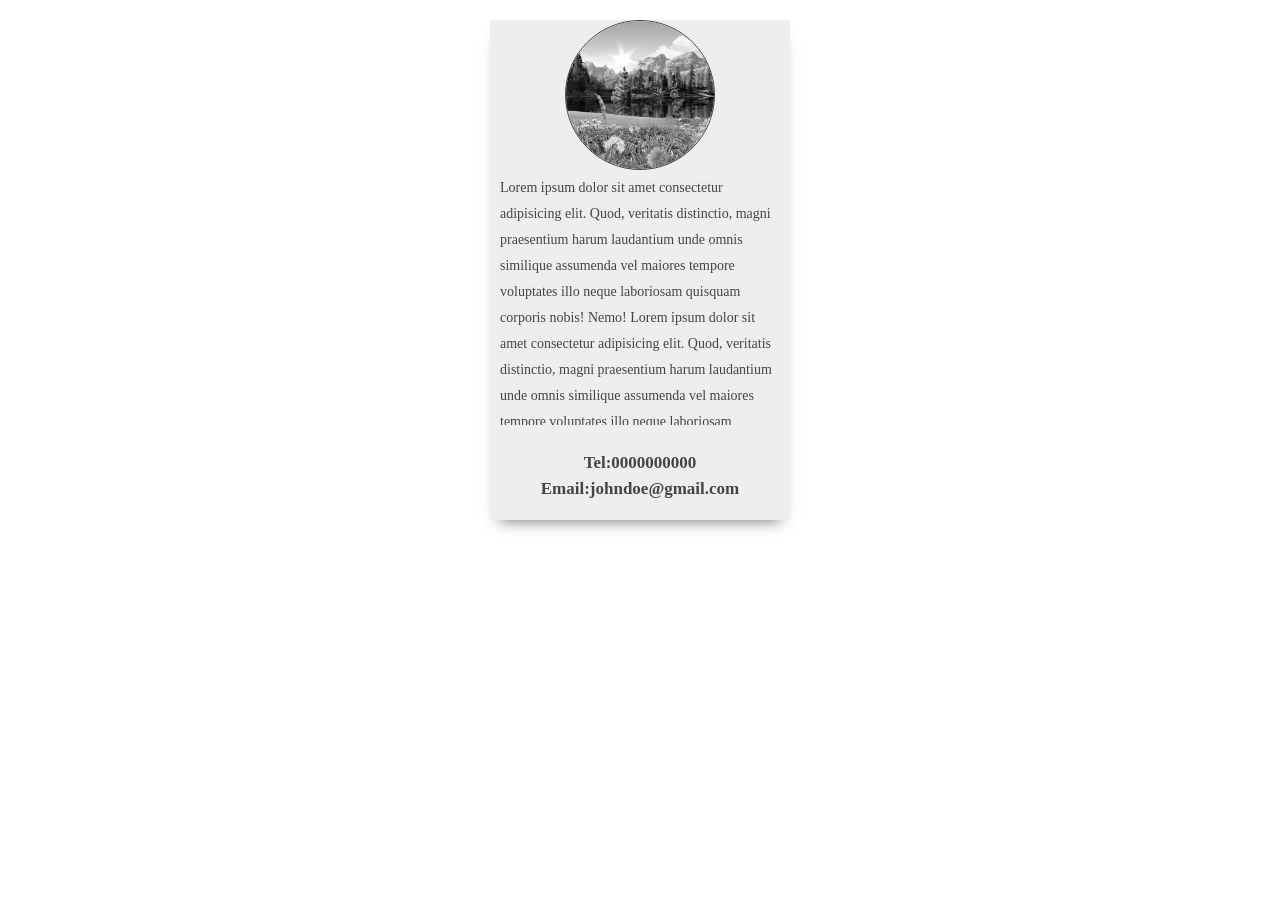
<file: profile card/index.html>
<!DOCTYPE html>
<html lang="en">
<head>
    <meta charset="UTF-8">
    <meta name="viewport" content="width=device-width, initial-scale=1.0">
    <link rel="stylesheet" href="css/style.css">
    <title>Sample</title>
</head>
<body>
    <div class="card">
        <div class="row">
            <div class="col-100">
                <figure class="profile">
                    <img src="images/5894f2de-7740-4da9-ac34-bc294ebd2630.webp" alt="profile">
                </figure>
            </div>
        </div>
        <div class="row">
            <div class="col-100">
                <main class="main">
                    <p>Lorem ipsum dolor sit amet consectetur adipisicing elit. Quod, veritatis distinctio, magni praesentium harum laudantium unde omnis similique assumenda vel maiores tempore voluptates illo neque laboriosam quisquam corporis nobis! Nemo! Lorem ipsum dolor sit amet consectetur adipisicing elit. Quod, veritatis distinctio, magni praesentium harum laudantium unde omnis similique assumenda vel maiores tempore voluptates illo neque laboriosam quisquam corporis nobis! Nemo! Lorem ipsum dolor sit amet consectetur adipisicing elit. Quod, veritatis distinctio, magni praesentium harum laudantium unde omnis similique assumenda vel maiores tempore voluptates illo neque laboriosam quisquam corporis nobis! Nemo!</p>
                </main>
            </div>
        </div>
        <div class="row">
            <div class="col-100">
                <footer class="footer">
                    <h6>Tel:<number>0000000000</number></h6>
                    <h6>Email:<email>johndoe@gmail.com</email></h6>
                </footer>
            </div>
        </div>
    </div>
</body>
</html>
</file>
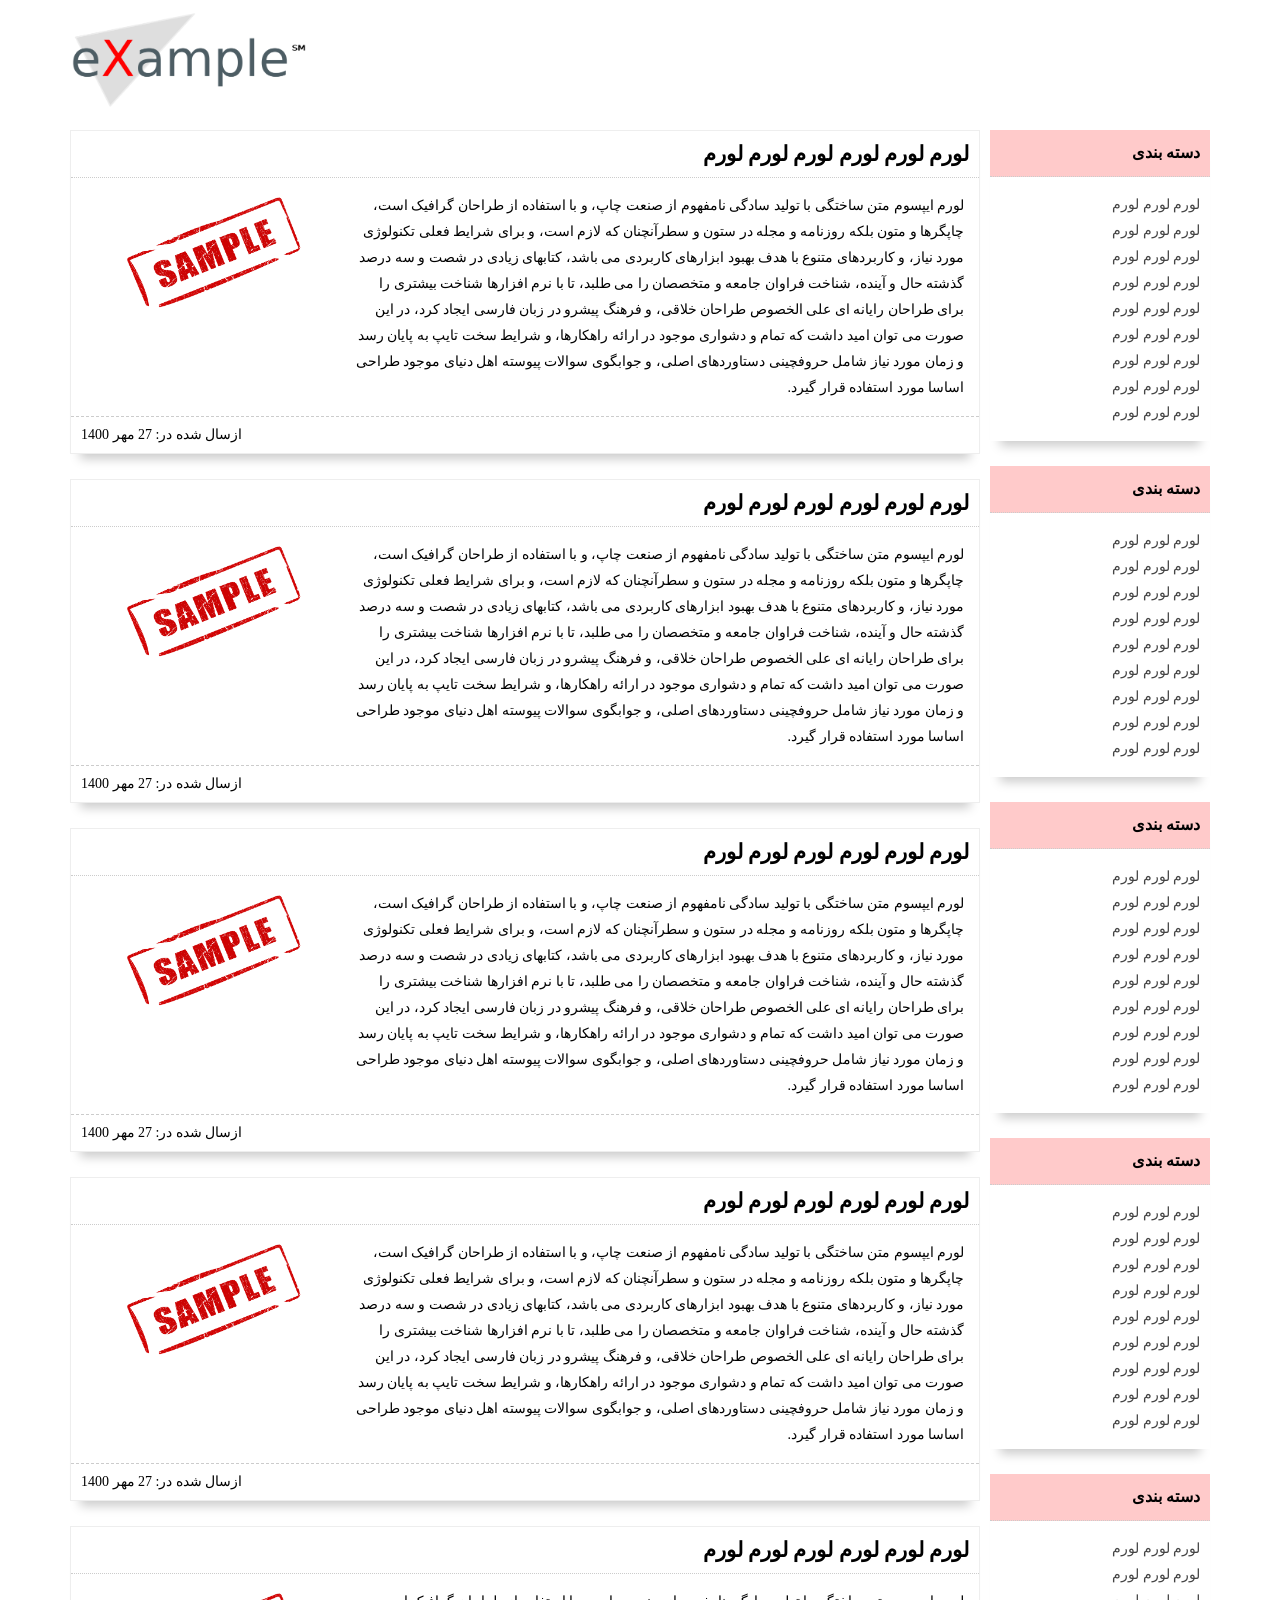
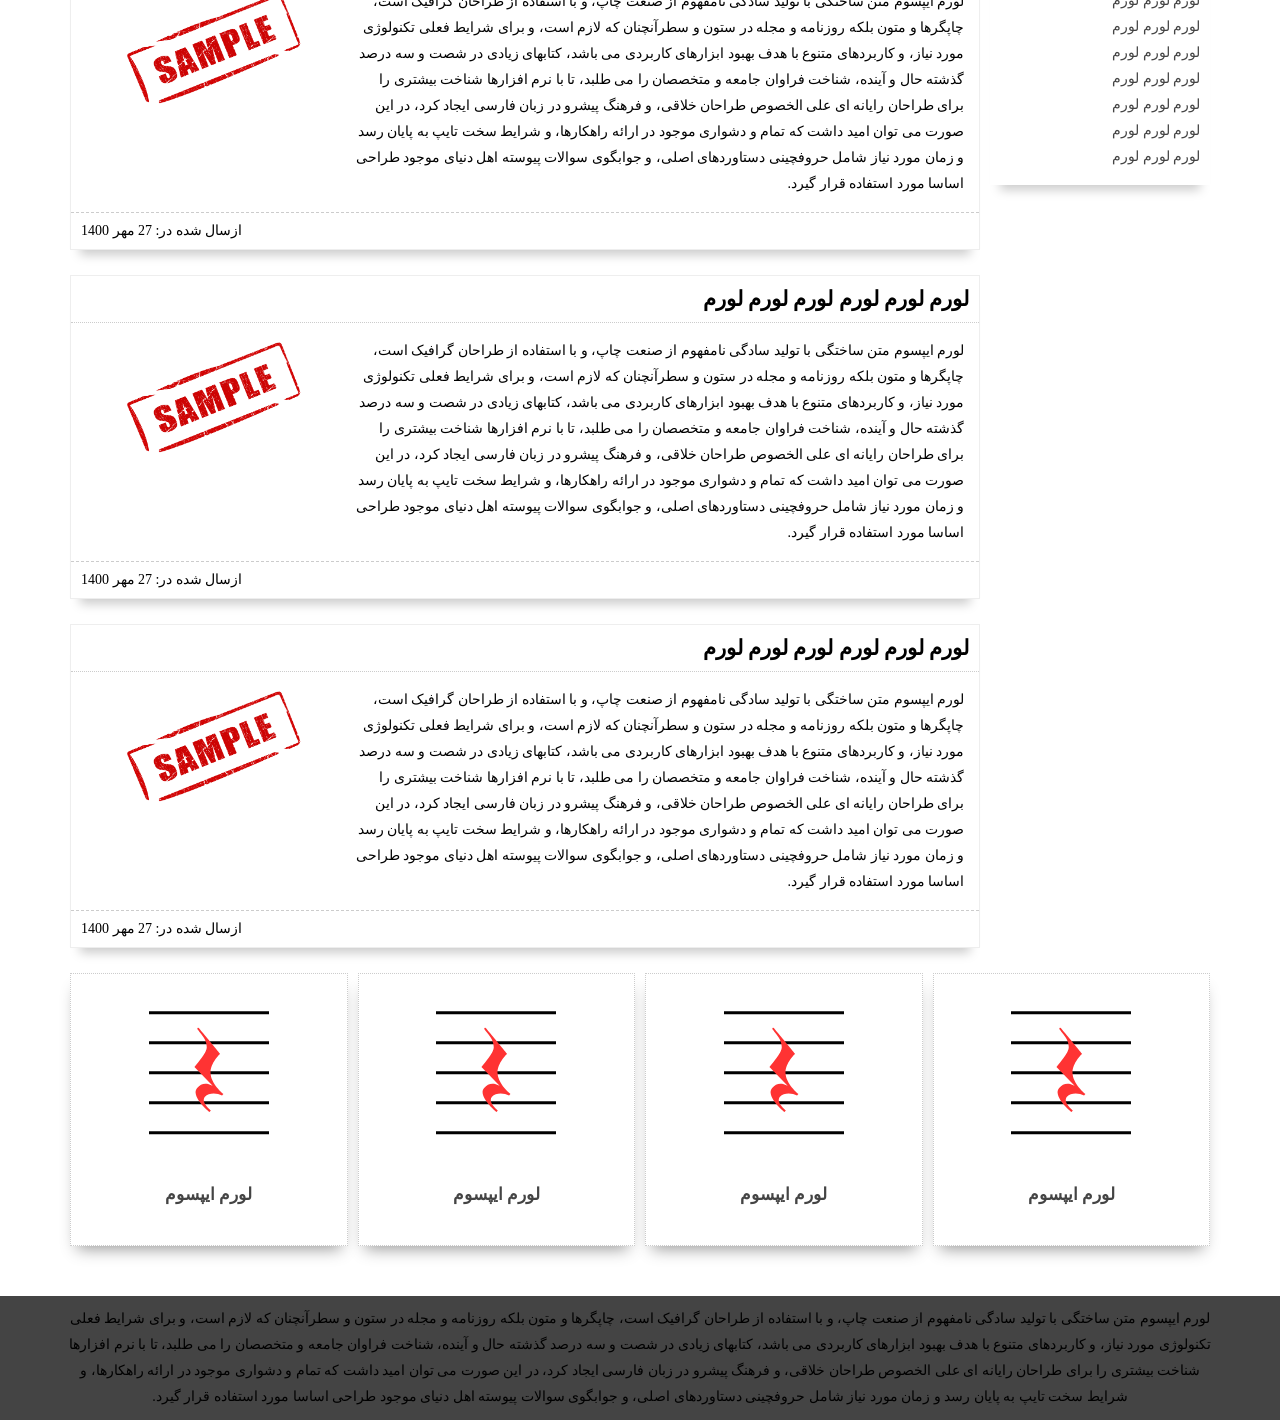
<file: sample simple page/index.html>
<!DOCTYPE html>
<html lang="en">
<head>
    <meta charset="UTF-8">
    <meta name="viewport" content="width=device-width, initial-scale=1.0">
    <link rel="stylesheet" href="css/style.css">
    <title>Document</title>
</head>
<body>
    
    <div class="row">
        <div class="col-100">
            <div class="header">
                <div class="container">
                    <img src="images/logo.png" alt="logo" class="logo">
                </div>
            </div>
        </div>
    </div>
    <div class="container">
        <div class="row">
            <div class="col-20">
                <div class="sidebar">
                    <div class="inner-sidebar">
                        <div class="sidebar-header">
                            <h3>دسته بندی</h3>
                        </div>
                        <div class="sidebar-main">
                            <ul>
                                <li><a href="#">لورم لورم لورم</a></li>
                                <li><a href="#">لورم لورم لورم</a></li>
                                <li><a href="#">لورم لورم لورم</a></li>
                                <li><a href="#">لورم لورم لورم</a></li>
                                <li><a href="#">لورم لورم لورم</a></li>
                                <li><a href="#">لورم لورم لورم</a></li>
                                <li><a href="#">لورم لورم لورم</a></li>
                                <li><a href="#">لورم لورم لورم</a></li>
                                <li><a href="#">لورم لورم لورم</a></li>
                            </ul>
                        </div>
                    </div>
                    <div class="inner-sidebar">
                        <div class="sidebar-header">
                            <h3>دسته بندی</h3>
                        </div>
                        <div class="sidebar-main">
                            <ul>
                                <li><a href="#">لورم لورم لورم</a></li>
                                <li><a href="#">لورم لورم لورم</a></li>
                                <li><a href="#">لورم لورم لورم</a></li>
                                <li><a href="#">لورم لورم لورم</a></li>
                                <li><a href="#">لورم لورم لورم</a></li>
                                <li><a href="#">لورم لورم لورم</a></li>
                                <li><a href="#">لورم لورم لورم</a></li>
                                <li><a href="#">لورم لورم لورم</a></li>
                                <li><a href="#">لورم لورم لورم</a></li>
                            </ul>
                        </div>
                    </div>
                    <div class="inner-sidebar">
                        <div class="sidebar-header">
                            <h3>دسته بندی</h3>
                        </div>
                        <div class="sidebar-main">
                            <ul>
                                <li><a href="#">لورم لورم لورم</a></li>
                                <li><a href="#">لورم لورم لورم</a></li>
                                <li><a href="#">لورم لورم لورم</a></li>
                                <li><a href="#">لورم لورم لورم</a></li>
                                <li><a href="#">لورم لورم لورم</a></li>
                                <li><a href="#">لورم لورم لورم</a></li>
                                <li><a href="#">لورم لورم لورم</a></li>
                                <li><a href="#">لورم لورم لورم</a></li>
                                <li><a href="#">لورم لورم لورم</a></li>
                            </ul>
                        </div>
                    </div>
                    <div class="inner-sidebar">
                        <div class="sidebar-header">
                            <h3>دسته بندی</h3>
                        </div>
                        <div class="sidebar-main">
                            <ul>
                                <li><a href="#">لورم لورم لورم</a></li>
                                <li><a href="#">لورم لورم لورم</a></li>
                                <li><a href="#">لورم لورم لورم</a></li>
                                <li><a href="#">لورم لورم لورم</a></li>
                                <li><a href="#">لورم لورم لورم</a></li>
                                <li><a href="#">لورم لورم لورم</a></li>
                                <li><a href="#">لورم لورم لورم</a></li>
                                <li><a href="#">لورم لورم لورم</a></li>
                                <li><a href="#">لورم لورم لورم</a></li>
                            </ul>
                        </div>
                    </div>
                    <div class="inner-sidebar">
                        <div class="sidebar-header">
                            <h3>دسته بندی</h3>
                        </div>
                        <div class="sidebar-main">
                            <ul>
                                <li><a href="#">لورم لورم لورم</a></li>
                                <li><a href="#">لورم لورم لورم</a></li>
                                <li><a href="#">لورم لورم لورم</a></li>
                                <li><a href="#">لورم لورم لورم</a></li>
                                <li><a href="#">لورم لورم لورم</a></li>
                                <li><a href="#">لورم لورم لورم</a></li>
                                <li><a href="#">لورم لورم لورم</a></li>
                                <li><a href="#">لورم لورم لورم</a></li>
                                <li><a href="#">لورم لورم لورم</a></li>
                            </ul>
                        </div>
                    </div>
                </div>
            </div>
            <div class="col-80">
                <div class="content">
                    <div class="inner-content">
                        <div class="content-header">
                            <h2>لورم لورم لورم لورم لورم لورم</h2>
                        </div>
                        <div class="content-main">
                            <div class="row">
                                <div class="col-70">
                                    <p>لورم ایپسوم متن ساختگی با تولید سادگی نامفهوم از صنعت چاپ، و با استفاده از طراحان گرافیک است، چاپگرها و متون بلکه روزنامه و مجله در ستون و سطرآنچنان که لازم است، و برای شرایط فعلی تکنولوژی مورد نیاز، و کاربردهای متنوع با هدف بهبود ابزارهای کاربردی می باشد، کتابهای زیادی در شصت و سه درصد گذشته حال و آینده، شناخت فراوان جامعه و متخصصان را می طلبد، تا با نرم افزارها شناخت بیشتری را برای طراحان رایانه ای علی الخصوص طراحان خلاقی، و فرهنگ پیشرو در زبان فارسی ایجاد کرد، در این صورت می توان امید داشت که تمام و دشواری موجود در ارائه راهکارها، و شرایط سخت تایپ به پایان رسد و زمان مورد نیاز شامل حروفچینی دستاوردهای اصلی، و جوابگوی سوالات پیوسته اهل دنیای موجود طراحی اساسا مورد استفاده قرار گیرد.</p>
                                </div>
                                <div class="col-30">
                                    <p><img src="images/Sample.png" alt="mainphoto"></p>
                                </div>
                            </div>
                        </div>
                        <div class="content-footer">
                            <p>ازسال شده در: 27 مهر 1400</p>
                        </div>
                    </div>
                    <div class="inner-content">
                        <div class="content-header">
                            <h2>لورم لورم لورم لورم لورم لورم</h2>
                        </div>
                        <div class="content-main">
                            <div class="row">
                                <div class="col-70">
                                    <p>لورم ایپسوم متن ساختگی با تولید سادگی نامفهوم از صنعت چاپ، و با استفاده از طراحان گرافیک است، چاپگرها و متون بلکه روزنامه و مجله در ستون و سطرآنچنان که لازم است، و برای شرایط فعلی تکنولوژی مورد نیاز، و کاربردهای متنوع با هدف بهبود ابزارهای کاربردی می باشد، کتابهای زیادی در شصت و سه درصد گذشته حال و آینده، شناخت فراوان جامعه و متخصصان را می طلبد، تا با نرم افزارها شناخت بیشتری را برای طراحان رایانه ای علی الخصوص طراحان خلاقی، و فرهنگ پیشرو در زبان فارسی ایجاد کرد، در این صورت می توان امید داشت که تمام و دشواری موجود در ارائه راهکارها، و شرایط سخت تایپ به پایان رسد و زمان مورد نیاز شامل حروفچینی دستاوردهای اصلی، و جوابگوی سوالات پیوسته اهل دنیای موجود طراحی اساسا مورد استفاده قرار گیرد.</p>
                                </div>
                                <div class="col-30">
                                    <p><img src="images/Sample.png" alt="mainphoto"></p>
                                </div>
                            </div>
                        </div>
                        <div class="content-footer">
                            <p>ازسال شده در: 27 مهر 1400</p>
                        </div>
                    </div>
                    <div class="inner-content">
                        <div class="content-header">
                            <h2>لورم لورم لورم لورم لورم لورم</h2>
                        </div>
                        <div class="content-main">
                            <div class="row">
                                <div class="col-70">
                                    <p>لورم ایپسوم متن ساختگی با تولید سادگی نامفهوم از صنعت چاپ، و با استفاده از طراحان گرافیک است، چاپگرها و متون بلکه روزنامه و مجله در ستون و سطرآنچنان که لازم است، و برای شرایط فعلی تکنولوژی مورد نیاز، و کاربردهای متنوع با هدف بهبود ابزارهای کاربردی می باشد، کتابهای زیادی در شصت و سه درصد گذشته حال و آینده، شناخت فراوان جامعه و متخصصان را می طلبد، تا با نرم افزارها شناخت بیشتری را برای طراحان رایانه ای علی الخصوص طراحان خلاقی، و فرهنگ پیشرو در زبان فارسی ایجاد کرد، در این صورت می توان امید داشت که تمام و دشواری موجود در ارائه راهکارها، و شرایط سخت تایپ به پایان رسد و زمان مورد نیاز شامل حروفچینی دستاوردهای اصلی، و جوابگوی سوالات پیوسته اهل دنیای موجود طراحی اساسا مورد استفاده قرار گیرد.</p>
                                </div>
                                <div class="col-30">
                                    <p><img src="images/Sample.png" alt="mainphoto"></p>
                                </div>
                            </div>
                        </div>
                        <div class="content-footer">
                            <p>ازسال شده در: 27 مهر 1400</p>
                        </div>
                    </div>
                    <div class="inner-content">
                        <div class="content-header">
                            <h2>لورم لورم لورم لورم لورم لورم</h2>
                        </div>
                        <div class="content-main">
                            <div class="row">
                                <div class="col-70">
                                    <p>لورم ایپسوم متن ساختگی با تولید سادگی نامفهوم از صنعت چاپ، و با استفاده از طراحان گرافیک است، چاپگرها و متون بلکه روزنامه و مجله در ستون و سطرآنچنان که لازم است، و برای شرایط فعلی تکنولوژی مورد نیاز، و کاربردهای متنوع با هدف بهبود ابزارهای کاربردی می باشد، کتابهای زیادی در شصت و سه درصد گذشته حال و آینده، شناخت فراوان جامعه و متخصصان را می طلبد، تا با نرم افزارها شناخت بیشتری را برای طراحان رایانه ای علی الخصوص طراحان خلاقی، و فرهنگ پیشرو در زبان فارسی ایجاد کرد، در این صورت می توان امید داشت که تمام و دشواری موجود در ارائه راهکارها، و شرایط سخت تایپ به پایان رسد و زمان مورد نیاز شامل حروفچینی دستاوردهای اصلی، و جوابگوی سوالات پیوسته اهل دنیای موجود طراحی اساسا مورد استفاده قرار گیرد.</p>
                                </div>
                                <div class="col-30">
                                    <p><img src="images/Sample.png" alt="mainphoto"></p>
                                </div>
                            </div>
                        </div>
                        <div class="content-footer">
                            <p>ازسال شده در: 27 مهر 1400</p>
                        </div>
                    </div>
                    <div class="inner-content">
                        <div class="content-header">
                            <h2>لورم لورم لورم لورم لورم لورم</h2>
                        </div>
                        <div class="content-main">
                            <div class="row">
                                <div class="col-70">
                                    <p>لورم ایپسوم متن ساختگی با تولید سادگی نامفهوم از صنعت چاپ، و با استفاده از طراحان گرافیک است، چاپگرها و متون بلکه روزنامه و مجله در ستون و سطرآنچنان که لازم است، و برای شرایط فعلی تکنولوژی مورد نیاز، و کاربردهای متنوع با هدف بهبود ابزارهای کاربردی می باشد، کتابهای زیادی در شصت و سه درصد گذشته حال و آینده، شناخت فراوان جامعه و متخصصان را می طلبد، تا با نرم افزارها شناخت بیشتری را برای طراحان رایانه ای علی الخصوص طراحان خلاقی، و فرهنگ پیشرو در زبان فارسی ایجاد کرد، در این صورت می توان امید داشت که تمام و دشواری موجود در ارائه راهکارها، و شرایط سخت تایپ به پایان رسد و زمان مورد نیاز شامل حروفچینی دستاوردهای اصلی، و جوابگوی سوالات پیوسته اهل دنیای موجود طراحی اساسا مورد استفاده قرار گیرد.</p>
                                </div>
                                <div class="col-30">
                                    <p><img src="images/Sample.png" alt="mainphoto"></p>
                                </div>
                            </div>
                        </div>
                        <div class="content-footer">
                            <p>ازسال شده در: 27 مهر 1400</p>
                        </div>
                    </div>
                    <div class="inner-content">
                        <div class="content-header">
                            <h2>لورم لورم لورم لورم لورم لورم</h2>
                        </div>
                        <div class="content-main">
                            <div class="row">
                                <div class="col-70">
                                    <p>لورم ایپسوم متن ساختگی با تولید سادگی نامفهوم از صنعت چاپ، و با استفاده از طراحان گرافیک است، چاپگرها و متون بلکه روزنامه و مجله در ستون و سطرآنچنان که لازم است، و برای شرایط فعلی تکنولوژی مورد نیاز، و کاربردهای متنوع با هدف بهبود ابزارهای کاربردی می باشد، کتابهای زیادی در شصت و سه درصد گذشته حال و آینده، شناخت فراوان جامعه و متخصصان را می طلبد، تا با نرم افزارها شناخت بیشتری را برای طراحان رایانه ای علی الخصوص طراحان خلاقی، و فرهنگ پیشرو در زبان فارسی ایجاد کرد، در این صورت می توان امید داشت که تمام و دشواری موجود در ارائه راهکارها، و شرایط سخت تایپ به پایان رسد و زمان مورد نیاز شامل حروفچینی دستاوردهای اصلی، و جوابگوی سوالات پیوسته اهل دنیای موجود طراحی اساسا مورد استفاده قرار گیرد.</p>
                                </div>
                                <div class="col-30">
                                    <p><img src="images/Sample.png" alt="mainphoto"></p>
                                </div>
                            </div>
                        </div>
                        <div class="content-footer">
                            <p>ازسال شده در: 27 مهر 1400</p>
                        </div>
                    </div>
                    <div class="inner-content">
                        <div class="content-header">
                            <h2>لورم لورم لورم لورم لورم لورم</h2>
                        </div>
                        <div class="content-main">
                            <div class="row">
                                <div class="col-70">
                                    <p>لورم ایپسوم متن ساختگی با تولید سادگی نامفهوم از صنعت چاپ، و با استفاده از طراحان گرافیک است، چاپگرها و متون بلکه روزنامه و مجله در ستون و سطرآنچنان که لازم است، و برای شرایط فعلی تکنولوژی مورد نیاز، و کاربردهای متنوع با هدف بهبود ابزارهای کاربردی می باشد، کتابهای زیادی در شصت و سه درصد گذشته حال و آینده، شناخت فراوان جامعه و متخصصان را می طلبد، تا با نرم افزارها شناخت بیشتری را برای طراحان رایانه ای علی الخصوص طراحان خلاقی، و فرهنگ پیشرو در زبان فارسی ایجاد کرد، در این صورت می توان امید داشت که تمام و دشواری موجود در ارائه راهکارها، و شرایط سخت تایپ به پایان رسد و زمان مورد نیاز شامل حروفچینی دستاوردهای اصلی، و جوابگوی سوالات پیوسته اهل دنیای موجود طراحی اساسا مورد استفاده قرار گیرد.</p>
                                </div>
                                <div class="col-30">
                                    <p><img src="images/Sample.png" alt="mainphoto"></p>
                                </div>
                            </div>
                        </div>
                        <div class="content-footer">
                            <p>ازسال شده در: 27 مهر 1400</p>
                        </div>
                    </div>
                </div>
            </div>
        </div>
        <div class="row">
            <div class="col-25">
                <div class="box">
                    <a href="#">
                        <p><img src="images/o.svg" alt="sample"></p>
                        <h5>لورم ایپسوم</h5>
                    </a>
                </div>
            </div>
            <div class="col-25">
                <div class="box">
                    <a href="#">
                        <p><img src="images/o.svg" alt="sample"></p>
                        <h5>لورم ایپسوم</h5>
                    </a>
                </div>
            </div>
            <div class="col-25">
                <div class="box">
                    <a href="#">
                        <p><img src="images/o.svg" alt="sample"></p>
                        <h5>لورم ایپسوم</h5>
                    </a>
                </div>
            </div>
            <div class="col-25">
                <div class="box">
                    <a href="#">
                        <p><img src="images/o.svg" alt="sample"></p>
                        <h5>لورم ایپسوم</h5>
                    </a>
                </div>
            </div>
        </div>
    </div>
    <div class="row">
        <div class="col-100">
            <div class="footer">
                <div class="container">
                    <p>لورم ایپسوم متن ساختگی با تولید سادگی نامفهوم از صنعت چاپ، و با استفاده از طراحان گرافیک است، چاپگرها و متون بلکه روزنامه و مجله در ستون و سطرآنچنان که لازم است، و برای شرایط فعلی تکنولوژی مورد نیاز، و کاربردهای متنوع با هدف بهبود ابزارهای کاربردی می باشد، کتابهای زیادی در شصت و سه درصد گذشته حال و آینده، شناخت فراوان جامعه و متخصصان را می طلبد، تا با نرم افزارها شناخت بیشتری را برای طراحان رایانه ای علی الخصوص طراحان خلاقی، و فرهنگ پیشرو در زبان فارسی ایجاد کرد، در این صورت می توان امید داشت که تمام و دشواری موجود در ارائه راهکارها، و شرایط سخت تایپ به پایان رسد و زمان مورد نیاز شامل حروفچینی دستاوردهای اصلی، و جوابگوی سوالات پیوسته اهل دنیای موجود طراحی اساسا مورد استفاده قرار گیرد.</p>
                </div>
            </div>
        </div>
    </div>
</body>
</html>
</file>
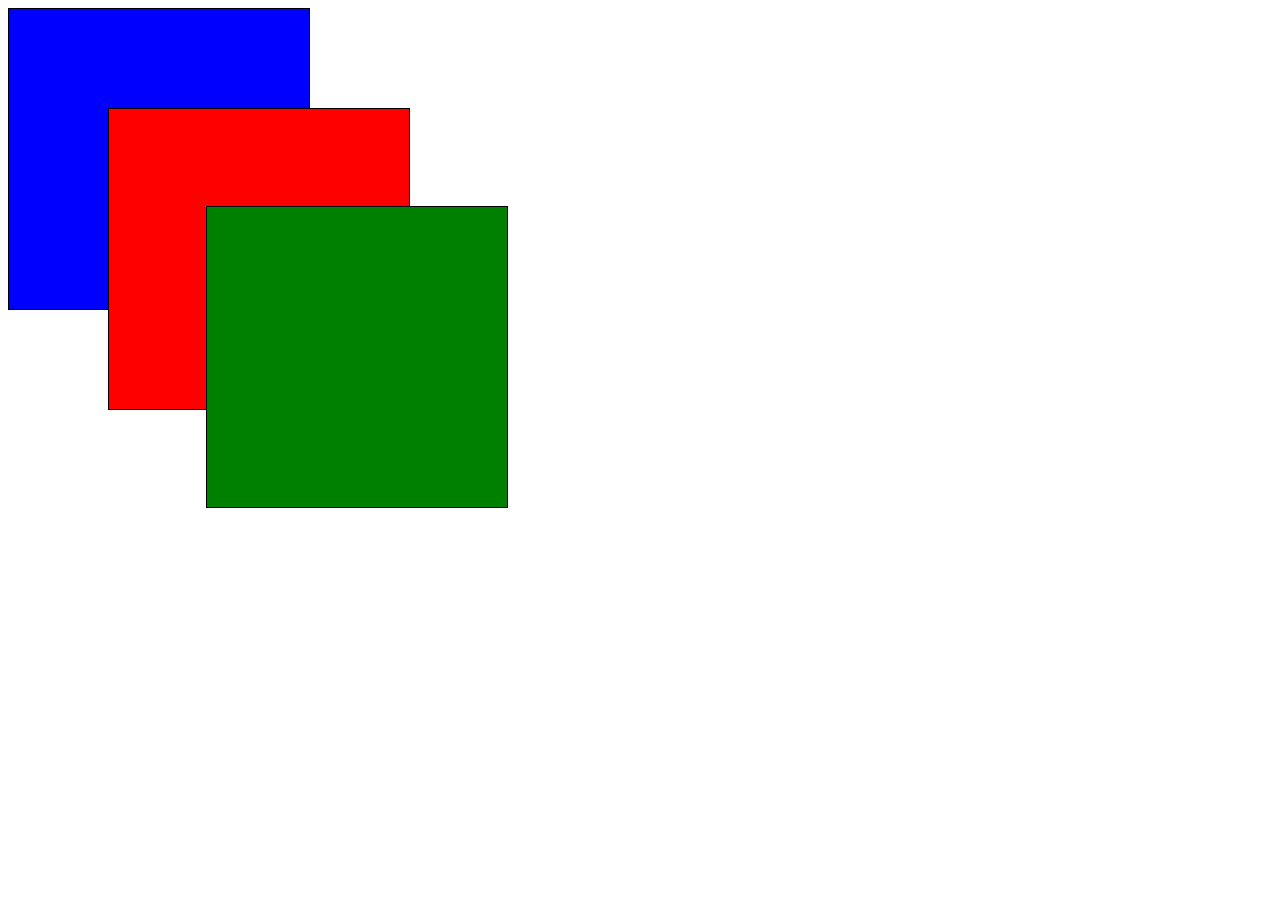
<file: zindex-css exercise/index.html>
<!DOCTYPE html>
<html lang="en">
<head>
    <meta charset="UTF-8">
    <meta name="viewport" content="width=device-width, initial-scale=1.0">
    <link rel="stylesheet" href="css/style.css">
    <title>Document</title>
</head>
<body>
    <div class="box">
        <div class="box-blue"></div>
        <div class="box-red"></div>
        <div class="box-green"></div>
    </div>
</body>
</html>
</file>
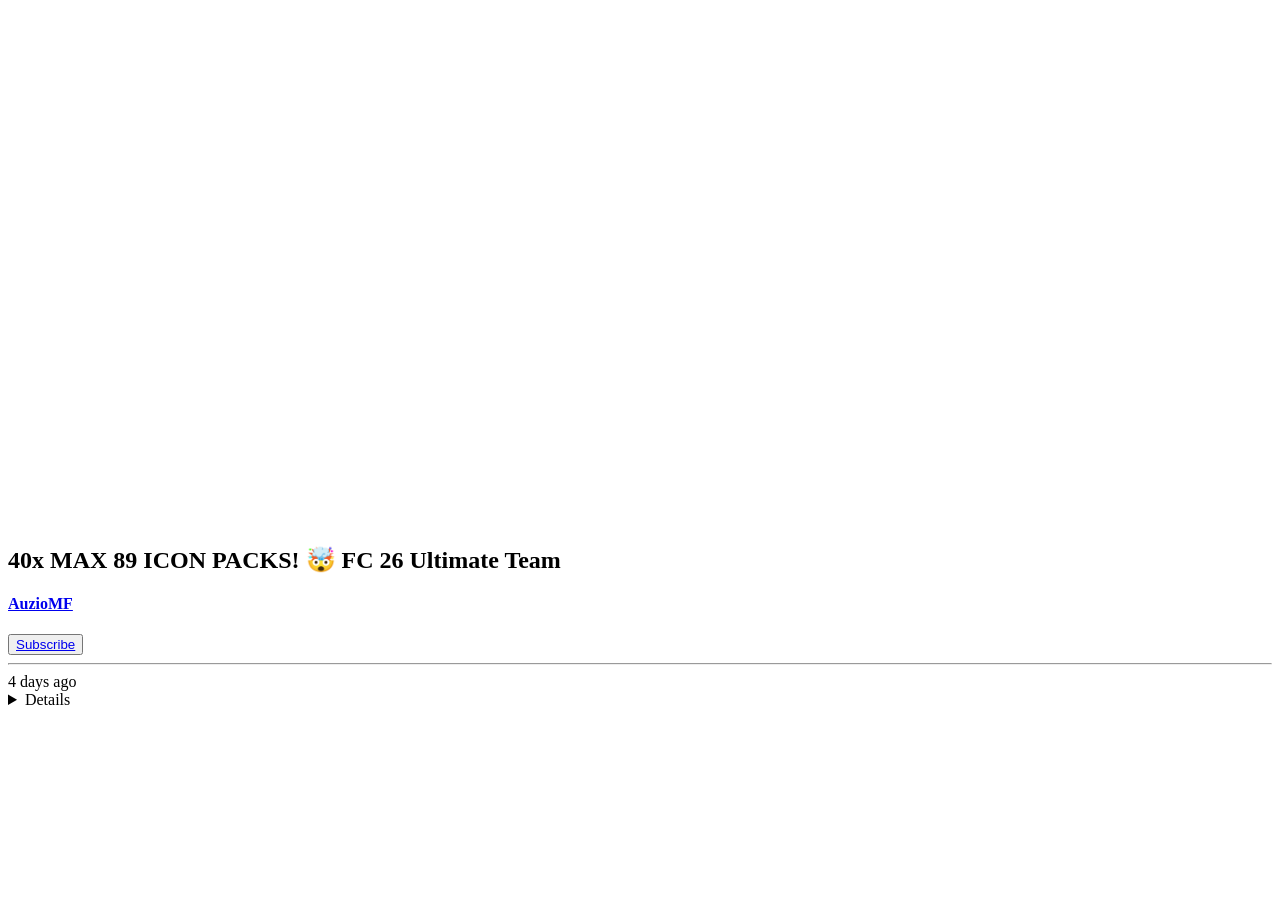
<file: youtube page html/3.html>
<!DOCTYPE html>
<html>
    <head>
        <title>40x MAX 89 ICON PACKS! 🤯 FC 26 Ultimate Team - YouTube</title>
        <link rel="ICON" href="icon/youtube.png">
        <meta charset="UTF-8">
    </head>
    <body>
       <article>
         <iframe width="914" height="514" src="https://www.youtube.com/embed/e1fW39-HoGc" title="40x MAX 89 ICON PACKS! 🤯 FC 26 Ultimate Team" frameborder="0" allow="accelerometer; autoplay; clipboard-write; encrypted-media; gyroscope; picture-in-picture; web-share" referrerpolicy="strict-origin-when-cross-origin" allowfullscreen></iframe>
        <h2>40x MAX 89 ICON PACKS! 🤯 FC 26 Ultimate Team</h2>
       </article>
       <nav>
            <h4><a href="https://www.youtube.com/@AuzioMF">AuzioMF</a></h4>
            <button><a href="#">Subscribe</a></button>
       </nav>
       <hr/>
       <footer>
        <time datetime="">4 days ago</time>
        <main>
            <details>
                If you enjoyed the video, remember to subscribe and hit the 🔔 <br>
                Let me know what you thought of the video down in the comments 💬 <br>
                Thanks for the support ❤️
            </details>
        </main>
       </footer>
       
    </body>

</html>
</file>
<file: apple project/css/style.css>
*{
    margin: 0;
    padding: 0;
    box-sizing: border-box;
}
body{
    font-family: system-ui, -apple-system, BlinkMacSystemFont, 'Segoe UI', Roboto, Oxygen, Ubuntu, Cantarell, 'Open Sans', 'Helvetica Neue', sans-serif;
    font-size: 13px;
    line-height: 1.4;
    word-wrap: break-word;
    word-break: keep-all;
    background-color: #fff;
    color: #222;
}
li{
    list-style-type: none;
}
a{
    text-decoration: none;
    color: #444;
}
.no-pd{
    padding: 0 !important;
}
.f-size-22{
    font-size: 22px !important;
}
.f-size-17{
    font-size: 17px !important;
}
.f-weight-600{
    font-weight: 600 !important;
}
.border-top{
    border-top: 1px solid #aaa !important;
}
.white{
    color: #fff !important;
}
.float-right{
    float: right;
}
.float-left{
    float: left;
}
.radius-5{
    border-radius: 5%;
}
.text-center{
    text-align: center;
}
.m-l-20{
    margin-left: 20px !important;
}
.m-l-10{
    margin-left: 10px !important;
}
.m-r-10{
    margin-right: 10px !important;
}
.border-right{
    border-right: 1px solid #aaa !important;
}
.container{
    width: 1020px;
    margin: 0 auto;
}
.row{
    width: 100%;
    padding: 0 5px;
    float: left;
}
.col-100{
    width: 100%;
    padding: 0 5px;
    float: left;
}
.col-50{
    width: 50%;
    padding: 0 5px;
    float: left;
}
.col-33{
    width: 33.3334%;
    padding: 0 5px;
    float: left;
}
.col-20{
    width: 20%;
    padding: 0 5px;
    float: left;
}
.button-white{
    font-size: 18px;
    text-decoration: none;
    color: #333;
    padding: 10px 18px;
    background-color: #fff;
    border-radius: 20px;    
}
.button-blue{
    font-size: 18px;
    text-decoration: none;
    color: #fff;
    padding: 10px 18px;
    background-color: #0071e3;
    border-radius: 20px;    
}
.button-hollow{
    font-size: 18px;
    text-decoration: none;
    color: #0071e3;
    padding: 10px 18px;
    background-color: transparent;
    border-radius: 20px;
    border: 1px solid #0071e3;
}
.header{
    width: 100%;
    padding: 15px;
}
.header li{
    margin-left: 40px;
}
.banner{
    width: 100%;
    height: 580px;
    margin-bottom: 15px;
}
.banner-content {
    text-align: center;
    margin-top: 5%;
}
.banner-content h3{
    font-size: 50px;
    font-weight: 700;
}
.banner-content p{
    font-size: 25px;
    font-weight: 500;
    margin-bottom: 35px;
}
.card-content {
    text-align: center;
    margin-top: 5%;
}
.card-content h4{
    font-size: 40px;
    font-weight: 600;
}
.card-content p{
    font-size: 20px;
    font-weight: 500;
    margin-bottom: 35px;
}
.card-content a{
    font-size: 15px;
    padding: 8px 13px;
}
.iphone-bg{
    background-image: url(../images/iphone.jpg);
    background-position: bottom center;
    background-size: cover;
    background-repeat: no-repeat;
}
.ipad-bg{
    background-image: url(../images/ipad_air.jpg);
    background-position: bottom center;
    background-size: cover;
    background-repeat: no-repeat;
}
.macbook-bg{
    background-image: url(../images/macbook_pro.jpg);
    background-position: bottom center;
    background-size: cover;
    background-repeat: no-repeat;
}
.watch-bg{
    background-image: url(../images/watch.jpg);
    background-position: bottom center;
    background-size: cover;
    background-repeat: no-repeat;
}
.band-bg{
    background-image: url(../images/band.jpg);
    background-position: bottom center;
    background-size: cover;
    background-repeat: no-repeat;
}
.ipadpro-bg{
    background-image: url(../images/ipad_pro.jpg);
    background-position: bottom center;
    background-size: cover;
    background-repeat: no-repeat;
}
.airpods-bg{
    background-image: url(../images/airpodspro.jpg);
    background-position: bottom center;
    background-size: cover;
    background-repeat: no-repeat;
}
.trade-bg{
    background-image: url(../images/iphone_trade.jpg);
    background-position: bottom center;
    background-size: cover;
    background-repeat: no-repeat;
}
.card-bg{
    background-image: url(../images/apple_card.jpg);
    background-position: bottom center;
    background-size: cover;
    background-repeat: no-repeat;
}
.slider{
    width: 100%;
    height: 523px;
    background-image: url(../images/banner.jpg);
    background-position: bottom center;
    background-size: cover;
    background-repeat: no-repeat;
    margin-bottom: 10px;
    position: relative;
}
.slider-footer{
    width: 100%;
    position: absolute;
    bottom: 40px;
    left: 30px;
}
.slidercard{
    width: 100%;
    height: 234px;
    position: relative;
    margin-bottom: 70px;
}
.tag{
    position: absolute;
    top: 10px;
    right: 10px;
}
.desc-slider{
    position: absolute;
    bottom: 15px;
    left: 12px;
}
.desc-music{
    position: absolute;
    bottom: 40%;
    right: 20px;
}
.button-slider{
    position: absolute;
    bottom: 8px;
    right: 10px;
}
.music-pic{
    position: absolute;
    top: 7%;
    left: 3%;
}
.slidercard1-bg{
    background-image: url(../images/slidercard1.jpg);
    background-position: bottom center;
    background-size: cover;
    background-repeat: no-repeat;
}
.slidercard2-bg{
    background-image: url(../images/slidercard2.jpg);
    background-position: bottom center;
    background-size: cover;
    background-repeat: no-repeat;
}
.slidercard3-bg{
    background-color: #000;
}
.text{
    width: 100%;
    color: #777;
    border-bottom: 1px solid #aaa;
    margin-bottom: 20px;
    padding-bottom: 10px;
}
.text a{
    text-decoration: underline;
}
.text p{
    margin-bottom: 10px;
}
.links{
    width: 100%;
    float: left;
}
.links h6{
    color: #555;
    font-size: 13px;
    margin-bottom: 10px;
}
.links ul{
    margin-bottom: 20px;
}
.links li{
    margin-bottom: 8px;
}
.links a:hover{
    text-decoration: underline;
}
.bottom-desc1{
    width: 100%;
    margin-top: 25px;
    margin-bottom: 25px;
}
.bottom-desc1 a{
    color: #0071e3;
    text-decoration: underline;
}
.bottom-desc2 {
    padding-top: 20px;
    margin-bottom: 20px;
}
.bottom-desc2 a:hover{
    text-decoration: underline;
}
</file>
<file: card sample html css/style.css>
body {
    font-family: 'ubuntu';
    font-size: 16px;
    font-weight: 400;
     line-height: 24px;
}
body h1 {
    font-size: 35px;
    margin-bottom: 20px;
    margin: 20px;
}
.card {
    width: 500px;
    height: auto;
    border: 1px solid #999;
    box-shadow: 1px 7px 10px #999;

}
.pic {
    width: 460px;
    height: auto;
}
.picbox {
    margin: 20px;
}
.content {
    margin: 20px;
    padding: 0 10px;
    border: 1px solid #999;
    white-space: unset;
}
.text-bold {
    font-weight: bolder;
}
</file>
<file: microsoft page/css/style.css>
*{
    margin: 0;
    padding: 0;
    box-sizing: border-box;
}
body{
    font-family: tahoma;
    direction: ltr;
    font-size: 13px;
    line-height: 28px;
    word-wrap: break-word;
    word-break: keep-all;
    text-transform: capitalize;
    background-color: #fff;
    color: #444;
}
.float-right{
    float: right !important;
}
.container{
    width: 1150px;
    margin: 0 auto;
}
.row{
    float: left;
    width: 100%;
    padding: 0 5px;
}
.col-100{
    width: 100%;
    padding: 0 5px;
    float: left;
}
.col-80{
    width: 80%;
    padding: 0 5px;
    float: left;
}
.col-75{
    width: 75%;
    padding: 0 5px;
    float: left;
}
.col-60{
    width: 60%;
    padding: 0 5px;
    float: left;
}
.col-50{
    width: 50%;
    padding: 0 5px;
    float: left;
}
.col-40{
    width: 40%;
    padding: 0 5px;
    float: left;
}
.col-33{
    width: 33.3334%;
    padding: 0 5px;
    float: left;
}
.col-25{
    width: 25%;
    padding: 0 5px;
    float: left;
}
.col-20{
    width: 20%;
    padding: 0 5px;
    float: left;
}
.col-16{
    width: 16.66667%;
    padding: 0 5px;
    float: left;
}
.header-left{
    float: left;
    width: 100%;
    height: 54px;
}
.header img{
    height: 22px;
    margin-top: 15px;
    float: left;
}
.headert ul{
    float: left;
    margin-left: 15px;
}
.header li{
    float: left;
    list-style-type: none;
    margin-left: 22px;
    margin-top: 14px;
}
.header a{
    text-decoration: none;
    color: #444;
}
.header a:hover{
    border-bottom: 2px solid #333;
}
.header-right{
    float: left;
    width: 100%;
    height: 54px;
}
.header-right li,.header-right ul{
    float: right;
}
.notif{
    width: 100%;
    background-color: #0078D4;
    color: #FEFEFE;
    float: left;
    padding: 8px 0;
}
.notif h4{
    font-size: 14px;
    text-align: center;
}
.notif a{
    text-decoration: none;
    color: #FEFEFE;
}
.slider{
    width: 100%;
    height: 580px;
    float: right;
    background-image: url(../images/Hero-Windows-11-Talk-Copilot.avif);
    background-position: right center;
    background-repeat: no-repeat;
    background-size: cover;
    padding: 130px 0;
}
.desc-slider{
    width: 100%;
    height: 250px;
    float: right;
    margin-right: 110px;
}
.desc-slider h2{
    font-size: 30px;
    line-height: 35px;
    margin-bottom: 10px;
}
.desc-slider p{
    margin-bottom: 45px;
    font-size: 16px;
}
.desc-slider a{
    text-decoration: none;
    font-size: 16px;
    background-color: #0078D4;
    color: #FEFEFE;
    border-radius: 8px;
    padding: 12px;  
}
.card-box{
    width: 100%;
    padding: 30px;
    text-align: center;
    margin: 50px 0;
}
.card-box a{
    text-decoration: none;
    color: #0E1726;
    font-weight: 500;
    border-bottom: 2px solid #0E1726;
}
.card{
    width: 100%;
    border: 2px solid #ddd;
    border-radius: 15px;
    padding: 15px 10px;
    float: left;
    margin-top: 15px;
    box-shadow: 0 15px 10px -18px #999;
}
.card img{
    border-radius: 15px;
    width: 100%;
}
.card h4{
    font-weight: 600;
    font-size: 18px;
    margin-top: 10px;
}
.card p{
    margin-top: 10px;
    font-size: 17px;
    margin-bottom: 150px;
}
.card a{
    text-decoration: none;
    color: #FEFEFE;
    background-color: #0078D4;
    border-radius: 8px;
    padding: 10px;
}
.banner{
    width: 100%;
    float: left;
    padding: 0 5px;
    border: 2px solid #ddd;
    border-radius: 15px;
    margin-top: 35px;
    box-shadow: 0 15px 10px -18px #999;
    margin-bottom: 35px;
}
.banner-image{
    width: 100%;
    border-radius: 15px;
    width: 100%;
    float: right;
    padding: 10px;
}
.banner-image img{
    width: 100%;
    border-radius: 15px;
}
.banner-content{
    width: 100%;
    float: left;
}
.banner-content h5{
    font-weight: 600;
    font-size: 18px;
    margin-top: 150px;
    margin-left: 20px;
}
.banner-content p{
    margin-top: 10px;
    font-size: 17px;
    margin-bottom: 100px;
    margin-left: 20px;
}
.banner-content a{
    text-decoration: none;
    color: #FEFEFE;
    background-color: #0078D4;
    border-radius: 8px;
    padding: 10px;
    margin-left: 20px;
}
.blubg{
    float: left;
    width: 100%;
    background-color: #dceef8;
}
.blucard{
    width: 100%;
    background-color: #FEFEFE;
    border: 2px solid #ddd;
    border-radius: 15px;
    padding: 15px 10px;
    float: left;
    margin-top: 15px;
    box-shadow: 0 15px 10px -18px #999;
}
.blucard img{
    border-radius: 15px;
    width: 100%;
}
.blucard h4{
    font-weight: 600;
    font-size: 18px;
    margin-top: 10px;
}
.blucard p{
    margin-top: 10px;
    font-size: 17px;
    margin-bottom: 150px;
}
.blucard a{
    text-decoration: none;
    color: #FEFEFE;
    background-color: #0078D4;
    border-radius: 8px;
    padding: 10px;
}
.bluheading h6{
    font-size: 18px;
    margin-top: 30px;
    color: #0E1726;
}
.blufoot h6{
    font-size: 18px;
    margin-top: 100px;
    color: #0E1726;
}
.box{
    width: 100%;
    background-color: #FEFEFE;
    border: 2px solid #ddd;
    border-radius: 15px;
    padding: 15px 10px;
    float: left;
    margin-top: 15px;
    box-shadow: 0 15px 10px -18px #999;
    margin-bottom: 50px;
}
.box img{
    border-radius: 15px;
    width: 100%;
}
.box h4{
    font-weight: 600;
    font-size: 18px;
    margin-top: 10px;
}
.box p{
    margin-top: 10px;
    font-size: 17px;
    margin-bottom: 150px;
}
.box a{
    text-decoration: none;
    color: #FEFEFE;
    background-color: #0078D4;
    border-radius: 8px;
    padding: 10px;
}
.social-heading{
    width: 100%;
    float: left;
    margin-top: 100px;
    text-align: center;
    font-weight: 600;
    font-size: 15px;
}
.social{
    width: 100%;
    float: left;
    margin-top: 5px;
    text-align: center;
}
.social img{
    width: 32px;
    margin: 30px 20px;
    padding: 5px;
    border-radius: 5px;
    border: 2px solid #ccc;
    box-shadow: 0 10px 10px -13px #999;
}
.footer{
    float: left;
    width: 100%;
    background-color: #f2f2f2;
}
.footer span{
    font-size: 14px;
    color: #0E1726;
    font-weight: 500;
    margin-bottom: 50px;
}
.footer li{
    list-style-type: none;
    margin-bottom: 5px;
}
.footer ul{
    margin-top: 10px;
    margin-bottom: 40px;
}
.footer a{
    text-decoration: none;
    color: #555;
}
.footer a:hover{
    color: #0E1726;
    text-decoration: underline;
}
</file>
<file: profile card/css/style.css>
*{
    margin: 0;
    padding: 0;
    box-sizing: border-box;
}
body{
    font-family: tahoma;
    font-size: 14px;
    line-height: 26px;
    /* direction: rtl; */
    color:#444;
}
a{
    text-decoration: none;
}
a:hover{
    color: #444;
}
.card{
    width: 300px;
    height: 500px;
    background-color: #eee;
    margin: 20px auto;
    box-shadow: 0px 10px 15px -10px #666;
}
.row{
    width: 100%;
    padding: 0 5px;
}
.col-100{
    width: 100%;
    padding: 0 5px;
    /* border: 1px solid #444; */
}
.profile{
    width: 150px;
    height: 150px;
    border: 1px solid #444;
    border-radius: 50%;
    overflow: hidden;
    filter: grayscale(1);
    transition-duration: 0.2s;
    margin: 0 auto;
}
.profile:hover{
    filter: grayscale(0);
}
.profile img{
    width: 150px;
    height: 150px;
    transition-duration: 0.2s;
}
.profile:hover img{
    width: 200px;
    height: 200px;
}
.main{
    width: 100%;
    height: 250px;
    margin-top: 5px;
    overflow:auto;
}
.footer{
    width: 100%;
    margin-top: 25px;
}
.footer h6{
    text-align: center;
    font-size: 17px;
}
.footer:hover h6{
    color: #339;
    cursor: pointer;
}
</file>
<file: sample simple page/css/style.css>
*{
    margin: 0;
    padding: 0;
    box-sizing: border-box;
}
body{
    font-family: tahoma;
    font-size: 14px;
    direction: rtl;
    line-height: 26px;
}
img{
    max-width: 100%;
    height: auto;
}
a{
    text-decoration: none;
    color: #444;
}
a:hover{
    color: red;
    font-size: 16px;
}
.container {
    width: 1150px;
    margin: 0 auto;
}
.row{
    width: 100%;
    /* padding: 0 5px; */
}
.col-100{
    width: 100%;
    float: right;
    /* padding: 0 5px; */
}
.col-70{
    width: 70%;
    float: right;
    padding: 0 5px;
}
.col-80{
    width: 80%;
    float: right;
    padding: 0 5px;
}
.col-30{
    width: 30%;
    float: right;
    padding: 0 5px;
}
.col-60{
    width: 60%;
    float: right;
    padding: 0 5px;
}
.col-25{
    width: 25%;
    float: right;
    padding: 0 5px;
}
.col-20{
    width: 20%;
    float: right;
    padding: 0 5px;
}
.col-33{
    width: 33.333334%;
    float: right;
    padding: 0 5px;
}
.header{
    width: 100%;
    float: right;
    padding: 10px;
}
.logo{
    height: 100px;
    float: left;
}
.sidebar{
    width: 100%;
    margin-top: 10px;
}
.inner-sidebar{
    width: 100%;
    float: right;
    margin-bottom: 25px;
    box-shadow: 0 15px 10px -10px #ccc;
}
.sidebar-header{
    width: 100%;
    float: right;
    padding: 10px;
    background-color: rgb(255, 202, 202);
    border-bottom: 1px dotted #ccc;
}
.sidebar-main{
    width: 100%;
    float: right;
    padding: 15px 10px;
}
.sidebar-main li{
    list-style-type: none;
}
.content{
    width: 100%;
    margin-top: 10px;
    float: right;
}
.inner-content{
    width: 100%;
    float: right;
    margin-bottom: 25px;
    box-shadow: 0 15px 10px -10px #ccc;
    border: 1px solid #eee;
}
.content-header{
    width: 100%;
    float: right;
    padding: 10px;
    border-bottom: 1px dotted #ccc;
}
.content-main{
    width: 100%;
    float: right;
    padding: 15px 10px;
}
.content-footer{
    width: 100%;
    float: right;
    padding: 5px 10px;
    text-align: left;
    border-top: 1px dashed #ccc;
}
.box{
    width: 100%;
    float: right;
    padding: 25px;
    text-align: center;
    line-height: 50px;
    box-shadow: 0px 10px 15px -7px #999;
    border: 1px dotted #ccc;
    margin-bottom: 50px;
}
.box img{
    width: 150px;
}
.box h5{
    font-size: 17px;
}
.footer{
    width: 100%;
    background-color: #444;
    float: right;
    text-align: center;
    padding: 10px;
}
</file>
<file: zindex-css exercise/css/style.css>
.box {
    width: 500px;
    height: 500px;
    position: relative;
}
.box-blue {
    width: 300px;
    height: 300px;
    background-color: blue;
    border: 1px solid black;
    position: absolute;
    top: 0;
    left: 0;
    z-index: 1;
}
.box-red {
    width: 300px;
    height: 300px;
    background-color: red;
    border: 1px solid black;
    position: absolute;
    top: 100px;
    left: 100px;
    z-index: 2;
}
.box-green {
    width: 300px;
    height: 300px;
    background-color: green;
    border: 1px solid black;
    position: absolute;
    bottom: 0;
    right: 0;
    z-index: 3;
}
</file>
